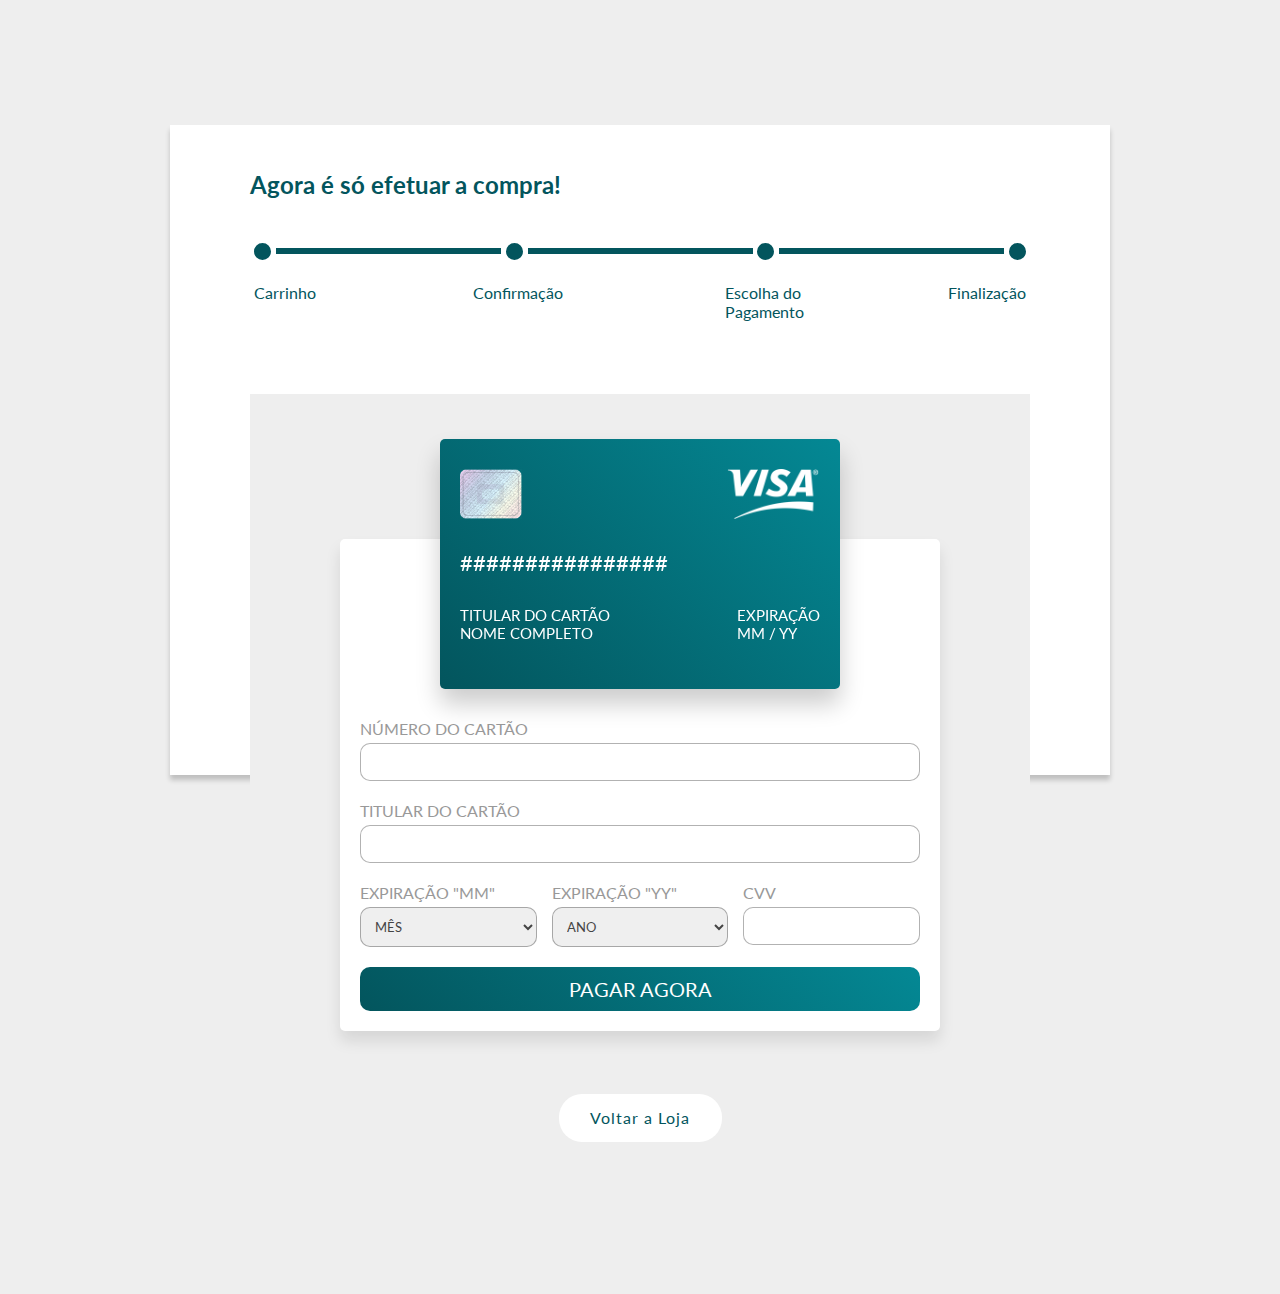
<file: Affordable Toys/Produtos/Cartão de Credito/index.html>
<!DOCTYPE html>
<html lang="pt-br">
<head>
    <meta charset="UTF-8">
    <meta http-equiv="X-UA-Compatible" content="IE=edge">
    <meta name="viewport" content="width=device-width, initial-scale=1.0">
    
    <title>Cartão de Crédito</title>
    <link rel="stylesheet" href="css/style.css">
    <link rel="stylesheet" href="css/teste.css">

</head>
<body>

    <div class="checkout-panel">
        <div class="panel-body">
          <h2 class="title">Agora é só efetuar a compra!</h2>
       
          <div class="progress-bar">
            <div class="step active"></div>
            <div class="step active"></div>
            <div class="step"></div>
            <div class="step"></div>
          </div>
       
<div class="container">
    <div class="card-container">
        
        <div class="front">
            <div class="image">
                <img src="image/chip.png" alt="">
                <img src="image/visa.png" alt="">
            </div>
            <div class="card-number-box">################</div>
            <div class="flexbox">
                <div class="box">
                    <span>TITULAR DO CARTÃO</span>
                    <div class="card-holder-name">NOME COMPLETO</div>
                </div>
                <div class="box">
                    <span>EXPIRAÇÃO</span>
                    <div class="expiration">
                        <span class="exp-month">MM /</span>
                        <span class="exp-year">YY</span>
                    </div>
                </div>
            </div>
        </div>

        <div class="back">
            <div class="stripe"></div>
            <div class="box">
                <span>cvv</span>
                <div class="cvv-box"></div>
                <img src="image/visa.png" alt="">
            </div>
        </div>

    </div>

    <form action="">
        <div class="inputBox">
            <span>NÚMERO DO CARTÃO</span>
            <input type="text" maxlength="16" class="card-number-input">
        </div>
        <div class="inputBox">
            <span>TITULAR DO CARTÃO</span>
            <input type="text" class="card-holder-input">
        </div>
        <div class="flexbox">
            <div class="inputBox">
                <span>EXPIRAÇÃO "MM"</span>
                <select name="" id="" class="month-input">
                    <option value="month" selected disabled>MÊS</option>
                    <option value="01">01</option>
                    <option value="02">02</option>
                    <option value="03">03</option>
                    <option value="04">04</option>
                    <option value="05">05</option>
                    <option value="06">06</option>
                    <option value="07">07</option>
                    <option value="08">08</option>
                    <option value="09">09</option>
                    <option value="10">10</option>
                    <option value="11">11</option>
                    <option value="12">12</option>
                </select>
            </div>
            <div class="inputBox">
                <span>EXPIRAÇÃO "YY"</span>
                <select name="" id="" class="year-input">
                    <option value="year" selected disabled>ANO</option>
                    <option value="2021">2021</option>
                    <option value="2022">2022</option>
                    <option value="2023">2023</option>
                    <option value="2024">2024</option>
                    <option value="2025">2025</option>
                    <option value="2026">2026</option>
                    <option value="2027">2027</option>
                    <option value="2028">2028</option>
                    <option value="2029">2029</option>
                    <option value="2030">2030</option>
                </select>
            </div>
            <div class="inputBox">
                <span>CVV</span>
                <input type="text" maxlength="3" class="cvv-input">
            </div>
        </div>
        <input type="submit" value="PAGAR AGORA" class="submit-btn">
    </form>

    <div class="panel-footer">
        <a href="../shoppingCartWithJs-main/index.html"><button  class="btn back-btn">Voltar a Loja</button></a>
      </div>
</div>    



<script src="App.js"> </script>



</body>
</html>
</file>
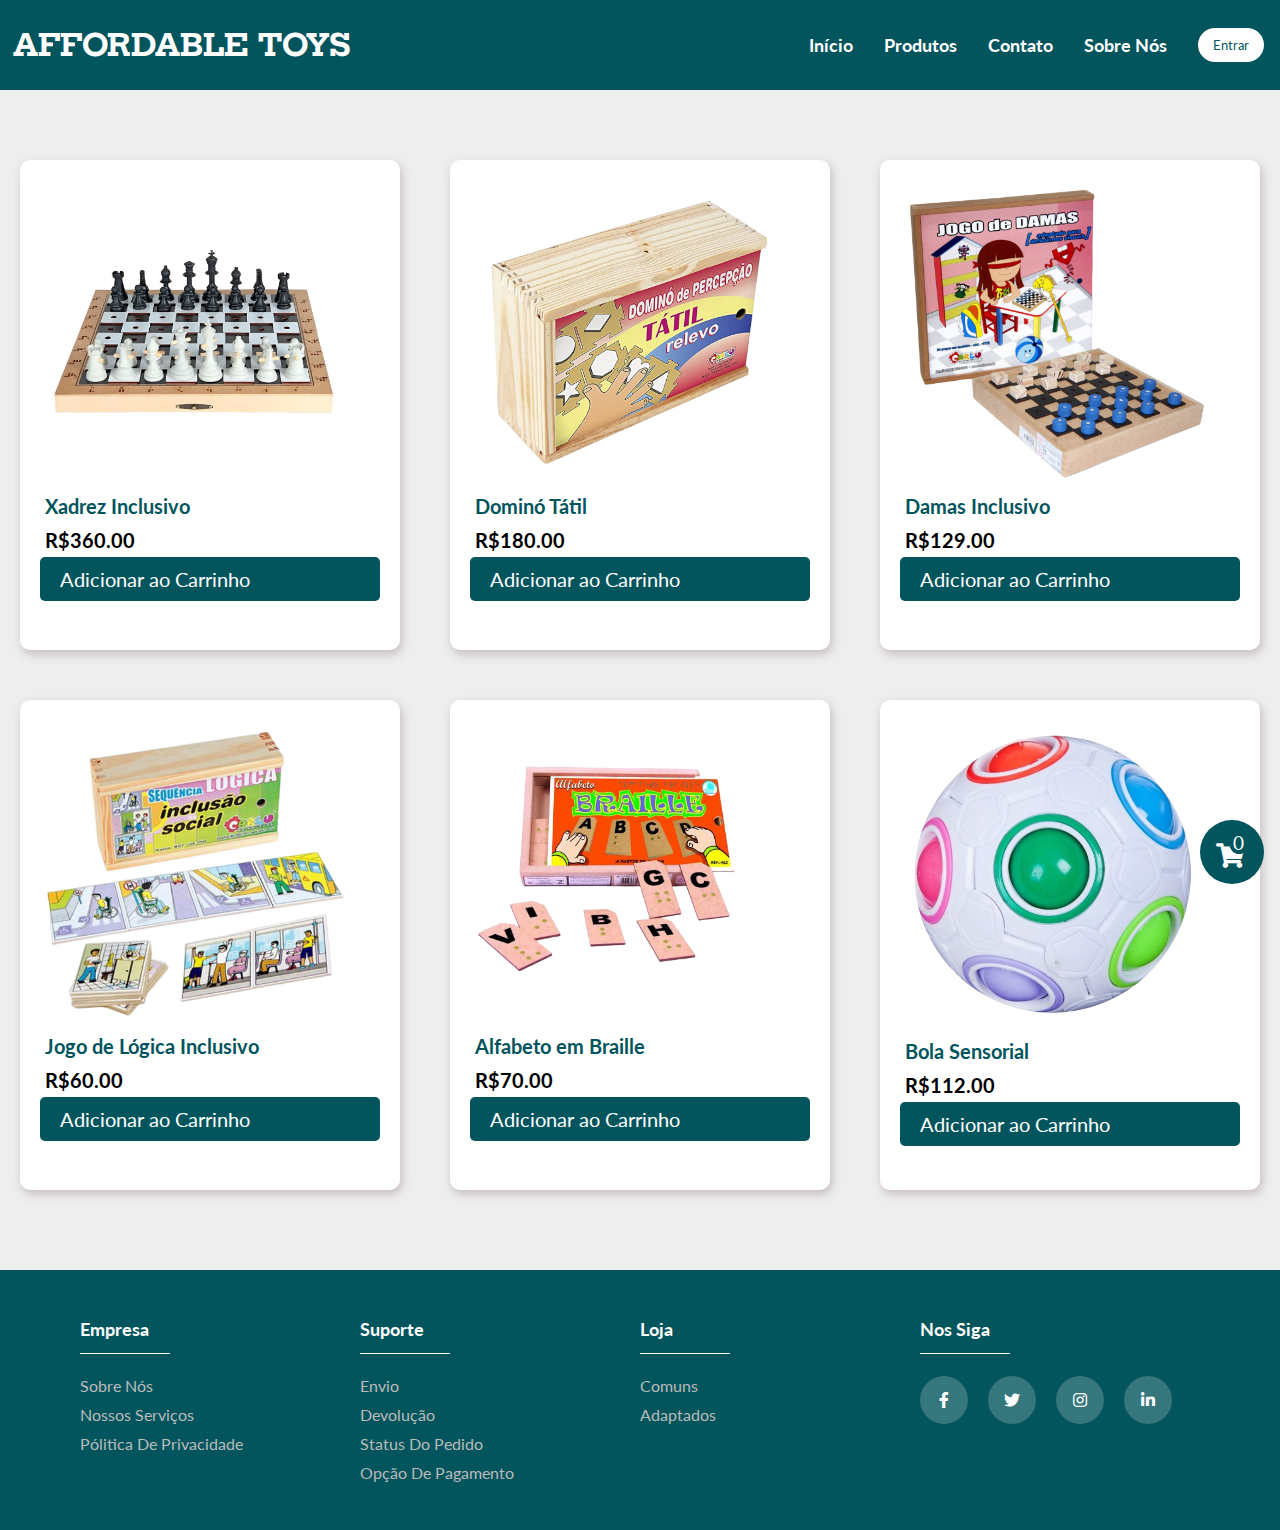
<file: Affordable Toys/Produtos/shoppingCartWithJs-main/index.html>
<!DOCTYPE html>
<html lang="pt-br">
  <head>
    <meta charset="UTF-8" />
    <meta http-equiv="X-UA-Compatible" content="IE=edge" />
    <meta name="viewport" content="width=device-width, initial-scale=1.0" />
    <title>Produtos</title>
    <link href="https://fonts.googleapis.com/icon?family=Material+Icons" rel="stylesheet"/>
    <link rel="stylesheet" href="https://stackpath.bootstrapcdn.com/font-awesome/4.7.0/css/font-awesome.min.css"/>
    <link rel="stylesheet" href="https://cdnjs.cloudflare.com/ajax/libs/font-awesome/5.15.1/css/all.min.css"/>
    <link rel="icon" type="image/png" sizes="32x32" href="img/icone.png">
    <link rel="stylesheet" href="style.css" />
    <link rel="stylesheet" href="navbar.css" />
    <link rel="stylesheet" href="footer.css" />

  </head>
  <body>
   <header>
    <nav>
      <a class="logo" href="../../Home/index.html">Affordable Toys</a>
      <div class="mobile-menu">
         <div class="line1"></div>
         <div class="line2"></div>
         <div class="line3"></div>
      </div>
      <ul class="nav-list">
          <li class="nav-itemzinho"><a href="../../Home/index.html" class="paginas">Início</a></li>
          <li class="nav-itemzinho"><a href="#" class="paginas">Produtos</a>
                 <div class="descendoodrop">
                     <ul>
                       <li ><a href="#" >Adaptados</a></li>
                       <li ><a href="comuns.html" >Comuns</a></li>
                     </ul>
                   </div>   
         </li>
          <li class="nav-itemzinho"><a href="../../Contato/index.html" class="paginas">Contato</a></li>
          <li class="nav-itemzinho"><a href="../../Sobre Nós/sobre.html" class="paginas">Sobre Nós</a></li>
          <li class="nav-itemzinho"><a href="../../cadastro-login/HTML/Login.Html" class="paginas login">Entrar</a></li>
      </ul>
   </nav>
          <div class="cart__counter">
            <i class="fa fa-shopping-cart"></i><span id="total__counter">0</span>
          </div>
        </nav>
        <div class="cart">
            <div class="cart__items">
                <div class="check_out"><h4>Valor Total : R$</h4><h4 class="total__cost">0</h4><a href="../Pagamento/Pay.html"><button class="btn check_out_btn">Confira</button></a> </div>
            </div>
        </div>
        
      </header>

      <script src="mobile-nav.js"></script> <!--NavBar JavaScript-->


      <div class="products">
        <div class="product__element">
          <input type="hidden" name="Xadrez Inclusivo" id="product__id" value="1" />
          <img src="./img/Xadrez.png" alt="" srcset="" id="image" />
          <h4 class="product__name">Xadrez Inclusivo</h4>
          <h5 class="product__price">R$360.00</h5>
          <div class="btn__add__to__cart">Adicionar ao Carrinho</div>
        </div>
        <div class="product__element">
          <input type="hidden" name="" id="product__id" value="2" />
          <img src="./img/Dominó.png" alt="" srcset="" id="image" />
          <h4 class="product__name">Dominó Tátil</h4>
          <h5 class="product__price">R$180.00</h5>
          <div class="btn__add__to__cart">Adicionar ao Carrinho</div>
        </div>
        <div class="product__element">
          <input type="hidden" name="" id="product__id" value="3" />
          <img src="./img/Damas.png" alt="" srcset="" id="image" />
          <h4 class="product__name">Damas Inclusivo</h4>
          <h5 class="product__price">R$129.00</h5>
          <div class="btn__add__to__cart">Adicionar ao Carrinho</div>
        </div>
        <div class="product__element">
          <input type="hidden" name="" id="product__id" value="4" />
          <img src="./img/jogo de logica.png" alt="" srcset="" id="image" />
          <h4 class="product__name">Jogo de Lógica Inclusivo</h4>
          <h5 class="product__price">R$60.00</h5>
          <div class="btn__add__to__cart">Adicionar ao Carrinho</div>
        </div>
          <div class="product__element">
            <input type="hidden" name="" id="product__id" value="5" />
            <img src="./img/Alfabeto.png" alt="" srcset="" id="image" />
            <h4 class="product__name">Alfabeto em Braille</h4>
            <h5 class="product__price">R$70.00</h5>
            <div class="btn__add__to__cart">Adicionar ao Carrinho</div>
        </div>
        <div class="product__element">
          <input type="hidden" name="" id="product__id" value="6" />
          <img src="./img/bola sensorial.png" alt="" srcset="" id="image" />
          <h4 class="product__name">Bola Sensorial</h4>
          <h5 class="product__price">R$112.00</h5>
          <div class="btn__add__to__cart">Adicionar ao Carrinho</div>
      </div>
    </div>

    <footer class="footer">
      <div class="container" id="footerzinho">
        <div class="row">
          <div class="col" id="footer-col">
            <h4>Empresa</h4>
            <ul>
              <li><a href="../../Sobre Nós/sobre.html">Sobre Nós</a></li>
              <li><a href="#">Nossos Serviços</a></li>
              <li><a href="#">Pólitica de Privacidade</a></li>
            </ul>
          </div>
          <div class="col" id="footer-col">
            <h4>Suporte</h4>
            <ul>
              <li><a href="../../Contato/index.html">Envio</a></li>
              <li><a href="../../Contato/index.html">Devolução</a></li>
              <li><a href="../../Contato/index.html">Status do Pedido</a></li>
              <li><a href="../../Contato/index.html">Opção de Pagamento</a></li>
            </ul>
          </div>
          <div class="col" id="footer-col">
            <h4>Loja</h4>
            <ul>
              <li><a href="comuns.html">Comuns</li>
              <li><a href="#">Adaptados</a></li>
            </ul>
          </div>
          <div class="col" id="footer-col">
            <h4>Nos Siga</h4>
            <div class="social-links">
              <a href="https://web.facebook.com/?_rdc=1&_rdr"><i class="fab fa-facebook-f"></i></a>
              <a href="https://twitter.com/"><i class="fab fa-twitter"></i></a>
              <a href="https://www.instagram.com/affordabletoysofficial/"><i class="fab fa-instagram"></i></a>
              <a href="https://br.linkedin.com/"><i class="fab fa-linkedin-in"></i></a>
            </div>
          </div>
        </div>
      </div>
   </footer>
  
    <script src="main.js"></script>

    <div vw class="enabled">
      <div vw-access-button class="active"></div>
      <div vw-plugin-wrapper>
        <div class="vw-plugin-top-wrapper"></div>
      </div>
    </div>
    <script src="https://vlibras.gov.br/app/vlibras-plugin.js"></script>
    <script>
      new window.VLibras.Widget("https://vlibras.gov.br/app");
    </script>
  </body>
</html>
</file>
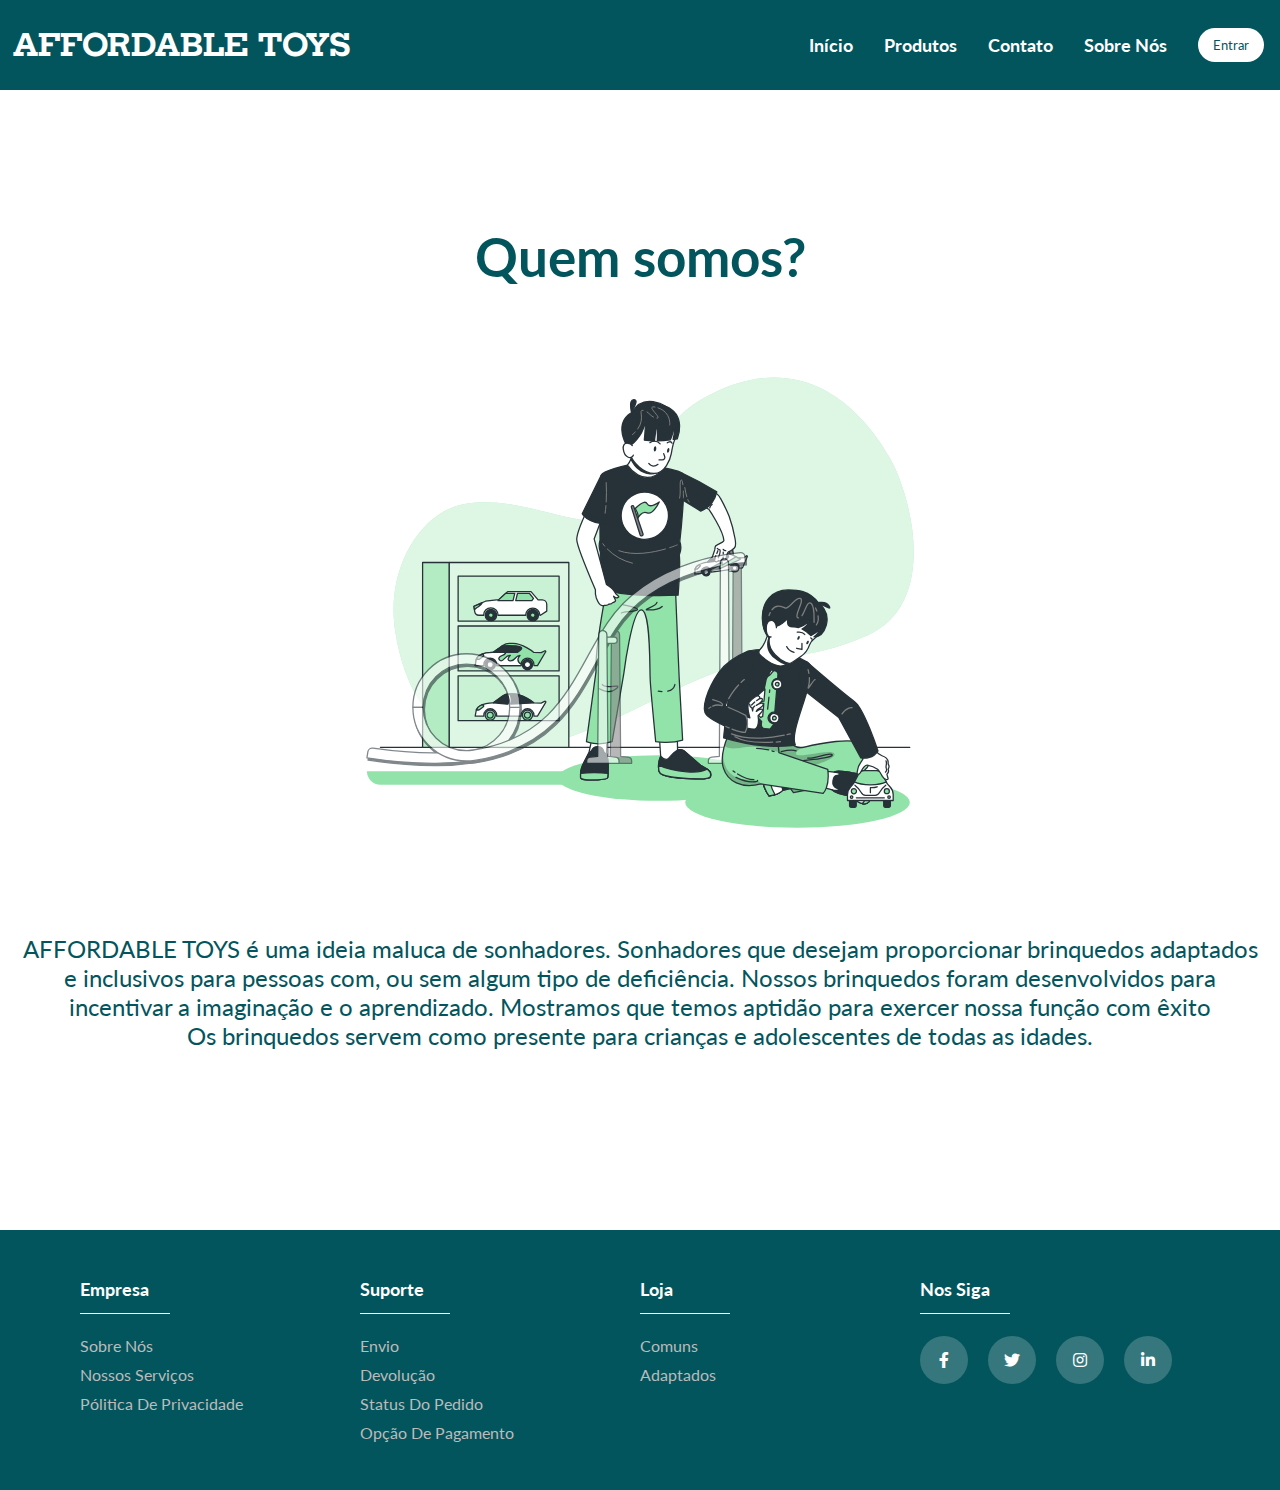
<file: Affordable Toys/Sobre Nós/sobre.html>
<!DOCTYPE html>
<html lang="en">
<head>
    <meta charset="UTF-8">
    <meta http-equiv="X-UA-Compatible" content="IE=edge">
    <meta name="viewport" content="width=device-width, initial-scale=1.0">
    <link rel="stylesheet" href="css.css">
    <link rel="stylesheet" href="style.css">
    <link rel="stylesheet" type="text/css" href="https://cdnjs.cloudflare.com/ajax/libs/font-awesome/5.15.1/css/all.min.css">
    <link rel="icon" type="image/png" sizes="32x32" href="icone.png">
    <title>Sobre Nós</title>
</head>
<header>
  <nav>
    <a class="logo" href="../Home/index.html">Affordable Toys</a>
    <div class="mobile-menu">
       <div class="line1"></div>
       <div class="line2"></div>
       <div class="line3"></div>
    </div>
    <ul class="nav-list">
        <li class="nav-itemzinho"><a href="../Home/index.html" class="paginas">Início</a></li>
        <li class="nav-itemzinho"><a href="../Produtos/shoppingCartWithJs-main/index.html" class="paginas">Produtos</a>
               <div class="descendoodrop">
                   <ul>
                     <li ><a href="../Produtos/shoppingCartWithJs-main/index.html" >Adaptados</a></li>
                     <li ><a href="../Produtos/shoppingCartWithJs-main/comuns.html" >Comuns</a></li>
                   </ul>
                 </div>   
       </li>
        <li class="nav-itemzinho"><a href="../Contato/index.html" class="paginas">Contato</a></li>
        <li class="nav-itemzinho"><a href="../Sobre Nós/sobre.html" class="paginas">Sobre Nós</a></li>
        <li class="nav-itemzinho"><a href="../cadastro-login/HTML/Login.Html" class="paginas login">Entrar</a></li>
    </ul>
 </nav>
</header>
<script src="mobile-nav.js"></script>

<section>
    <div class="fon"><h1>Quem somos?</h1>
        <div class="imagem">
            <img src="kids-playing-with-car-toys-animate.svg" class="img-fluid rounded float-right" style="height: 50%; width: 50%;" alt="Imagem responsiva">
        </div>
<div class="sub">
    <ul>
        <li> AFFORDABLE TOYS é uma ideia maluca de sonhadores. Sonhadores que desejam proporcionar brinquedos adaptados</li>
        <li> e inclusivos para pessoas com, ou sem algum tipo de deficiência. Nossos brinquedos foram desenvolvidos para </li>
        <li> incentivar a imaginação e o aprendizado. Mostramos que temos aptidão para exercer nossa função com êxito </li>
        <li>Os brinquedos servem como presente para crianças e adolescentes de todas as idades. </li>
    </ul>
  

</div>
</section>

<footer class="footer">
  <div class="container" id="footerzinho">
    <div class="row">
      <div class="col" id="footer-col">
        <h4>Empresa</h4>
        <ul>
          <li><a href="#">Sobre Nós</a></li>
          <li><a href="#">Nossos Serviços</a></li>
          <li><a href="#">Pólitica de Privacidade</a></li>
        </ul>
      </div>
      <div class="col" id="footer-col">
        <h4>Suporte</h4>
        <ul>
          <li><a href="../Contato/index.html">Envio</a></li>
          <li><a href="../Contato/index.html">Devolução</a></li>
          <li><a href="../Contato/index.html">Status do Pedido</a></li>
          <li><a href="../Contato/index.html">Opção de Pagamento</a></li>
        </ul>
      </div>
      <div class="col" id="footer-col">
        <h4>Loja</h4>
        <ul>
          <li><a href="../Produtos/shoppingCartWithJs-main/comuns.html">Comuns</li>
          <li><a href="../Produtos/shoppingCartWithJs-main/index.html">Adaptados</a></li>
        </ul>
      </div>
      <div class="col" id="footer-col">
        <h4>Nos Siga</h4>
        <div class="social-links">
          <a href="https://web.facebook.com/?_rdc=1&_rdr"><i class="fab fa-facebook-f"></i></a>
          <a href="https://twitter.com/"><i class="fab fa-twitter"></i></a>
          <a href="https://www.instagram.com/affordabletoysofficial/"><i class="fab fa-instagram"></i></a>
          <a href="https://br.linkedin.com/"><i class="fab fa-linkedin-in"></i></a>
        </div>
      </div>
    </div>
  </div>
</footer>



   <script src="https://code.jquery.com/jquery-3.3.1.slim.min.js" integrity="sha384-q8i/X+965DzO0rT7abK41JStQIAqVgRVzpbzo5smXKp4YfRvH+8abtTE1Pi6jizo" crossorigin="anonymous"></script>
<script src="https://cdnjs.cloudflare.com/ajax/libs/popper.js/1.14.3/umd/popper.min.js" integrity="sha384-ZMP7rVo3mIykV+2+9J3UJ46jBk0WLaUAdn689aCwoqbBJiSnjAK/l8WvCWPIPm49" crossorigin="anonymous"></script>
<!--V Libras-->
<div vw class="enabled">
  <div vw-access-button class="active"></div>
  <div vw-plugin-wrapper>
    <div class="vw-plugin-top-wrapper"></div>
  </div>
</div>
<script src="https://vlibras.gov.br/app/vlibras-plugin.js"></script>
<script>
  new window.VLibras.Widget("https://vlibras.gov.br/app");
</script>
<!--Fim V libras-->
</body>
</html>
</file>
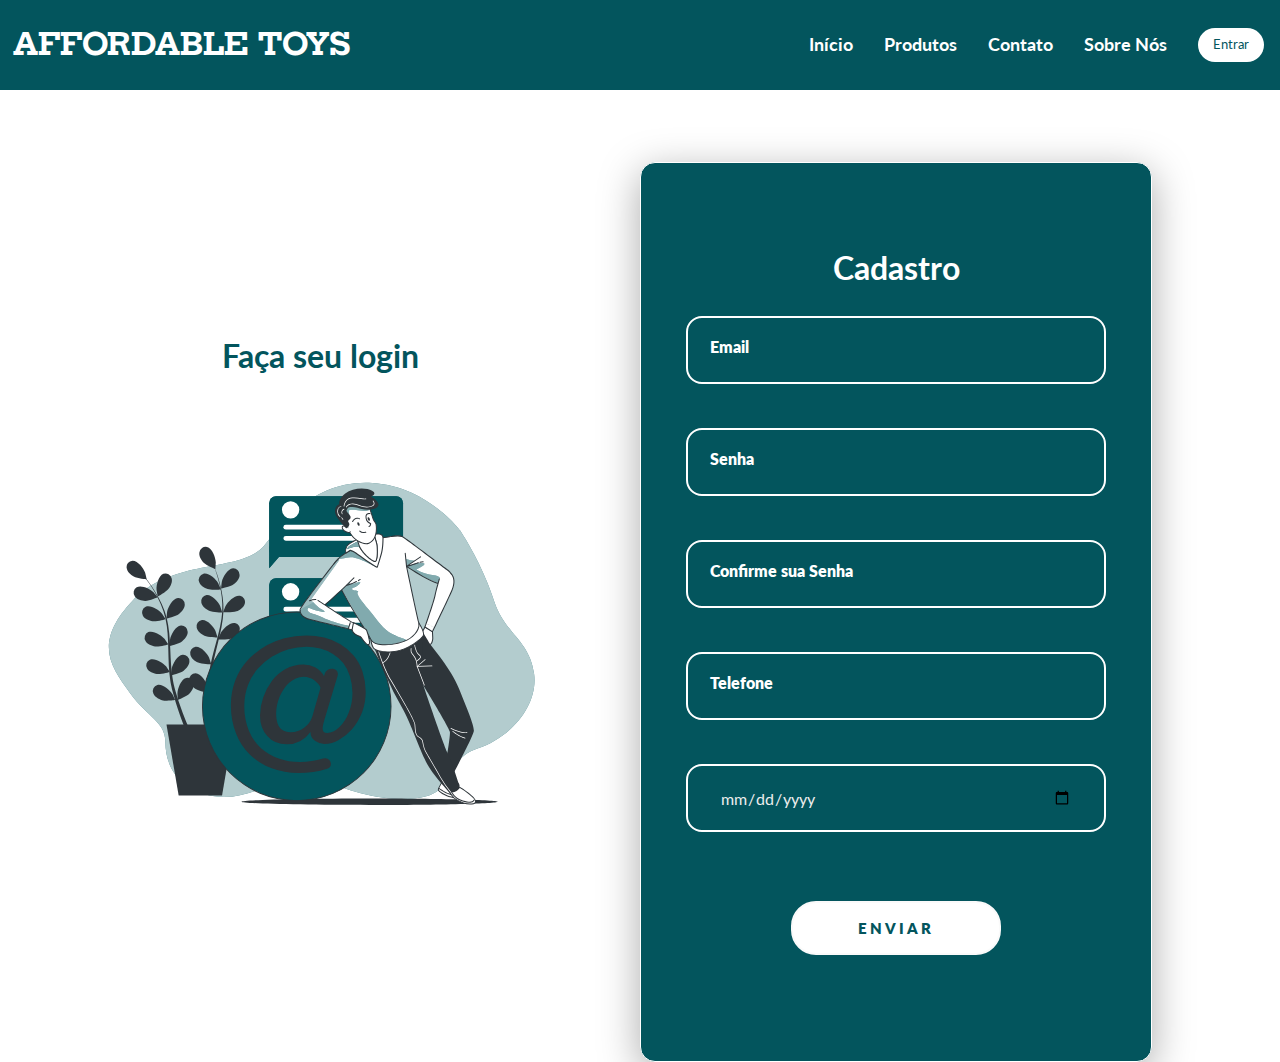
<file: Affordable Toys/cadastro-login/HTML/Cadastro1.html>
<!DOCTYPE html>
<html lang="PT-BR">
<head>
    <meta charset="UTF-8">
    <meta http-equiv="X-UA-Compatible" content="IE=edge">
    <meta name="viewport" content="width=device-width, initial-scale=1.0">
    <link rel="stylesheet" href="../CSS/style1.css">
    <link rel="stylesheet" href="../teste/style.css">
    <link rel="stylesheet" href="https://stackpath.bootstrapcdn.com/font-awesome/4.7.0/css/font-awesome.min.css"> 
    <link rel="icon" type="image/png" sizes="32x32" href="icone.png">
    <title>Cadastro</title>
    
</head>
<body>
    <!--Menu-->
    <nav>
        <a class="logo" href="../../Home/index.html">Affordable Toys</a>
        <div class="mobile-menu">
           <div class="line1"></div>
           <div class="line2"></div>
           <div class="line3"></div>
        </div>
        <ul class="nav-list">
            <li class="nav-itemzinho"><a href="../../Home/index.html" class="paginas">Início</a></li>
            <li class="nav-itemzinho"><a href="../../Produtos/shoppingCartWithJs-main/index.html" class="paginas">Produtos</a>
                   <div class="descendoodrop">
                       <ul>
                         <li ><a href="../../Produtos/shoppingCartWithJs-main/index.html" >Adaptados</a></li>
                         <li ><a href="../../Produtos/shoppingCartWithJs-main/comuns.html" >Comuns</a></li>
                       </ul>
                     </div>   
           </li>
           <li class="nav-itemzinho"><a href="../../Contato/index.html" class="paginas">Contato</a></li>
            <li class="nav-itemzinho"><a href="../../Sobre Nós/sobre.html" class="paginas">Sobre Nós</a></li>
            <li class="nav-itemzinho"><a href="Login.Html" class="paginas login">Entrar</a></li>
        </ul>
     </nav>
   
<br><br><br>

 <!--Cadastro-->

  <!--Parte esquerda do site(imagem)-->
<div class="main-login">
    <div class="left-login">
        <h1> Faça seu login </h1>
        <img src="cadastro.svg" alt="login">
    </div>

     <!--Parte direita do site (card)-->
    <div class="right-login">
        <div class="card-login">
            <h1>Cadastro</h1>
            <br>
             <!--Texto do card-->
            <div class="textfield">

                 <!--Parte de digito-->
                <input type="email"  class="form__input"  autocomplete="off"name="email" placeholder="" id='Email' required>
                <label for="Email" class="form__label" id='labelEmail'> 
                    Email
            </div>
            <br> <br>
                <div class="textfield">
                   
                    <input type='password' class="form__input"  autocomplete="off"name="Senha" id='Senha'placeholder="" required>
                    <label for="senha" class="form__label" id='labelSenha'> 
                        Senha</label>
                        
                </div>
                <br> <br>

                <div class="textfield">
                   
                    <input type="password"  class="form__input"  autocomplete="off"name="confirmSenha" placeholder="" id='confirmSenha'  required>
                    <label for="confirmSenha" class="form__label" id='labelconfirmSenha'>
                    
                        Confirme sua Senha</label>
                       
                </div>
                <br> <br>
                <div class="textfield">
                   
                    <input type="tel" class="form__input"  autocomplete="off"name="nome" placeholder="" id='Tel' required>
                    <label for="Tel" class="form__label" id='labelTel'>
                        Telefone</label>

                </div>
                <br> <br>
                <div class="textfield">
                   
                    <input type="date" class="form__input" name="Date" placeholder="Nascimento" id='Date' required>
                    <label for="Date" id='labelDate'></label>
                </div>
<br> <br>
                <!--corfirmado ou erro-->
                <div id="myDialog" style="color: rgb(30, 255, 0);"></div>
                <div id="myDialog2" style="color: rgb(255, 0, 0);"></div>
                
               
                

                <button class="btn-login" onclick="showDialog(senha)">Enviar</button>
            </div>
               
        </div>
    </div>
</div>
<script src="../JAVASCRIPT/script.js"></script>
<script src="../JAVASCRIPT/mobile-nav.js"></script>
<script>
    function showDialog(senha) { 
 if (senha.value == 3333 )
 {
   document.querySelector('#myDialog').innerHTML = "Correto";
 }
 else{
    document.querySelector('#myDialog2').innerHTML = "Erro";
} 
}

</script>

<!--V Libras-->
<div vw class="enabled">
    <div vw-access-button class="active"></div>
    <div vw-plugin-wrapper>
      <div class="vw-plugin-top-wrapper"></div>
    </div>
  </div>
  <script src="https://vlibras.gov.br/app/vlibras-plugin.js"></script>
  <script>
    new window.VLibras.Widget("https://vlibras.gov.br/app");
  </script>
  <!--Fim V libras-->
  
</body>
</html>
</file>
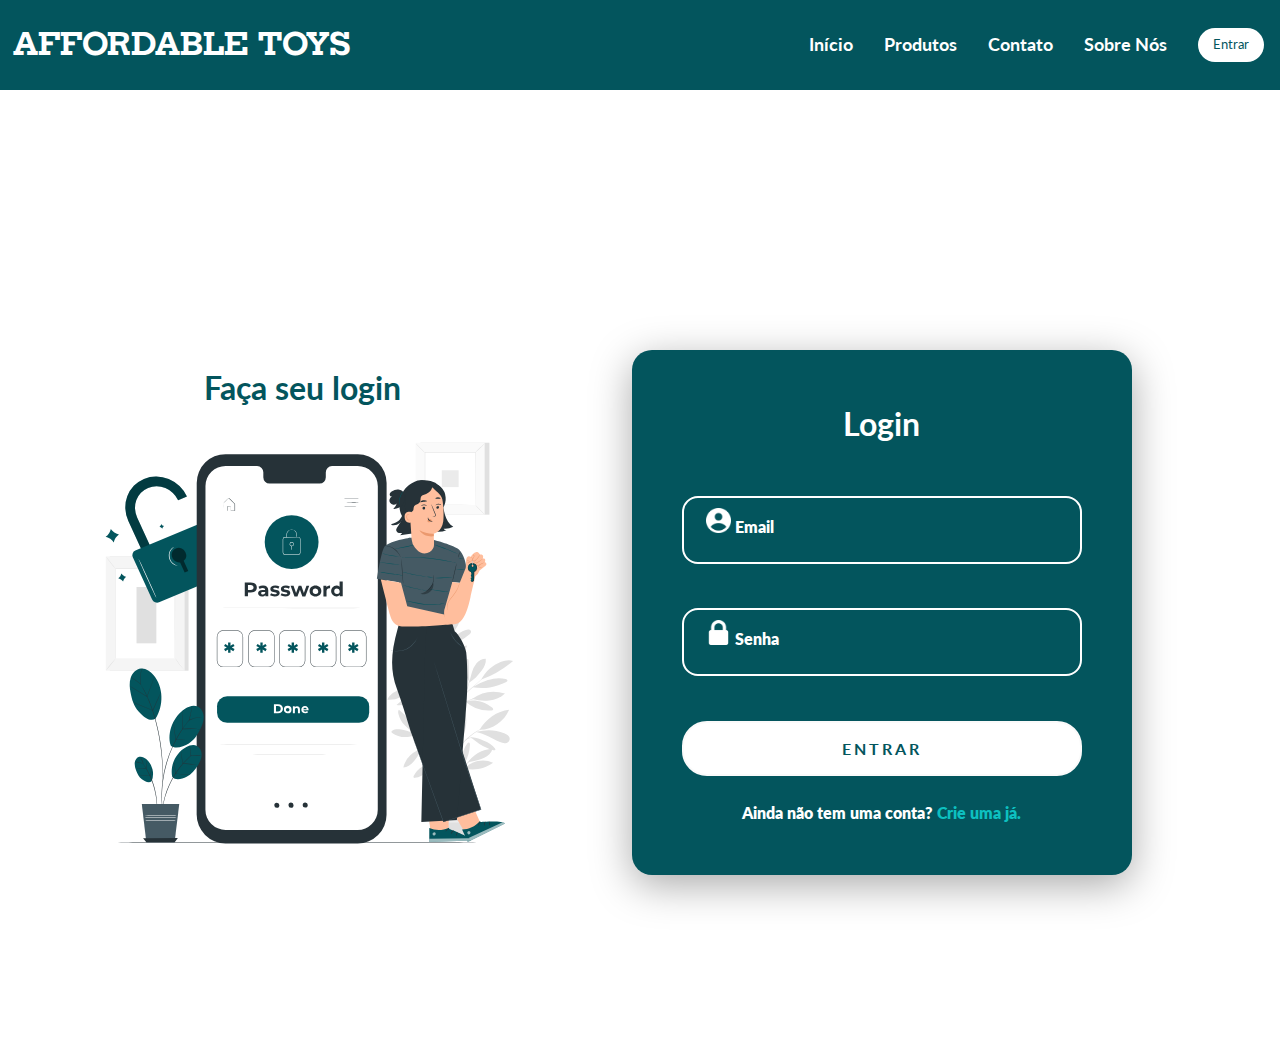
<file: Affordable Toys/cadastro-login/HTML/Login.Html>
<!DOCTYPE html>
<html lang="PT-BR">
<head>
    <meta charset="UTF-8">
    <meta http-equiv="X-UA-Compatible" content="IE=edge">
    <meta name="viewport" content="width=device-width, initial-scale=1.0">
    <link rel="stylesheet" href="../CSS/css.css">
    <link rel="stylesheet" href="../teste/style.css">
    <link rel="stylesheet" href="https://stackpath.bootstrapcdn.com/font-awesome/4.7.0/css/font-awesome.min.css">
    <link rel="icon" type="image/png" sizes="32x32" href="icone.png">  
    <title>Login</title>
    
</head>
<body>

    <!-- Menu botões -->

    <nav>
        <a class="logo" href="../../Home/index.html">Affordable Toys</a>
        <div class="mobile-menu">
           <div class="line1"></div>
           <div class="line2"></div>
           <div class="line3"></div>
        </div>
        <ul class="nav-list">
          <li class="nav-itemzinho"><a href="../../Home/index.html" class="paginas">Início</a></li>
          <li class="nav-itemzinho"><a href="../../Produtos/shoppingCartWithJs-main/index.html" class="paginas">Produtos</a>
                 <div class="descendoodrop">
                     <ul>
                       <li ><a href="../../Produtos/shoppingCartWithJs-main/index.html" >Adaptados</a></li>
                       <li ><a href="../../Produtos/shoppingCartWithJs-main/comuns.html" >Comuns</a></li>
                     </ul>
                   </div>   
         </li>
          <li class="nav-itemzinho"><a href="../../Contato/index.html" class="paginas">Contato</a></li>
          <li class="nav-itemzinho"><a href="../../Sobre Nós/sobre.html" class="paginas">Sobre Nós</a></li>
          <li class="nav-itemzinho"><a href="#" class="paginas login">Entrar</a></li>
        </ul>
     </nav>
 

  
    
<br><br><br>

<!--login-->

<form>

     <!--Parte esquerda (imagem)-->

   <div class="main-login">
      <div class="left-login">
        <h1 class="logi"> Faça seu login </h1>
        <img src="login.svg " alt="login">
   </div>
         <br><br>


          <!--parte direita do card (login)-->

    <div class="right-login">
        <div class="card-login">
            <h1>Login</h1>
<br><br>

           <!--Texto Email-->

            <div class="textfield">
                <input type="email"  class="form__input" autocomplete="off" placeholder="" id='Email' name="nome" required>
                  <label for="email" class="form__label" id='labelEmail'> 
                     <img src="../IMG/perfil.png " height="25px" >  
                      Email
                  <label>
       
            </div>
                  <br><br>

                   <!--Texto Senha-->

            <div class="textfield">
                 <input type='password' id='Senha' class="form__input" autocomplete="off" placeholder="" name="Senha" required id='Senha'>
                  <label for="Senha"  class="form__label" id='labelSenha'>
                        <img src="../IMG/padlock.png" height="25px" >
                        Senha
                </label>
                   
                       
                </div>
                <br>

                 <!--Confirmado ou erro-->

                <div id="myDialog" style="color: rgb(30, 255, 0);"></div>
                <div id="myDialog2" style="color: rgb(255, 0, 0);"></div>

                <button class="btn-login" onclick="showDialog(senha)">Entrar</button>

               <div class="link">Ainda não tem uma conta? <a href="Cadastro1.html"> Crie uma já.</a></div>
        </div>
    </div>
</div>
</form>



<script src="../JAVASCRIPT/script.js"></script>
<script src="../JAVASCRIPT/mobile-nav.js"></script>
<script>
    function showDialog(senha) { 
 if (senha.value == 3333 )
 {
   document.querySelector('#myDialog').innerHTML = "Correto";
 }
 else{
    document.querySelector('#myDialog2').innerHTML = "Erro";
} 
}

</script>

<!--V Libras-->
<div vw class="enabled">
  <div vw-access-button class="active"></div>
  <div vw-plugin-wrapper>
    <div class="vw-plugin-top-wrapper"></div>
  </div>
</div>
<script src="https://vlibras.gov.br/app/vlibras-plugin.js"></script>
<script>
  new window.VLibras.Widget("https://vlibras.gov.br/app");
</script>
<!--Fim V libras-->
</body>
</html>
</file>
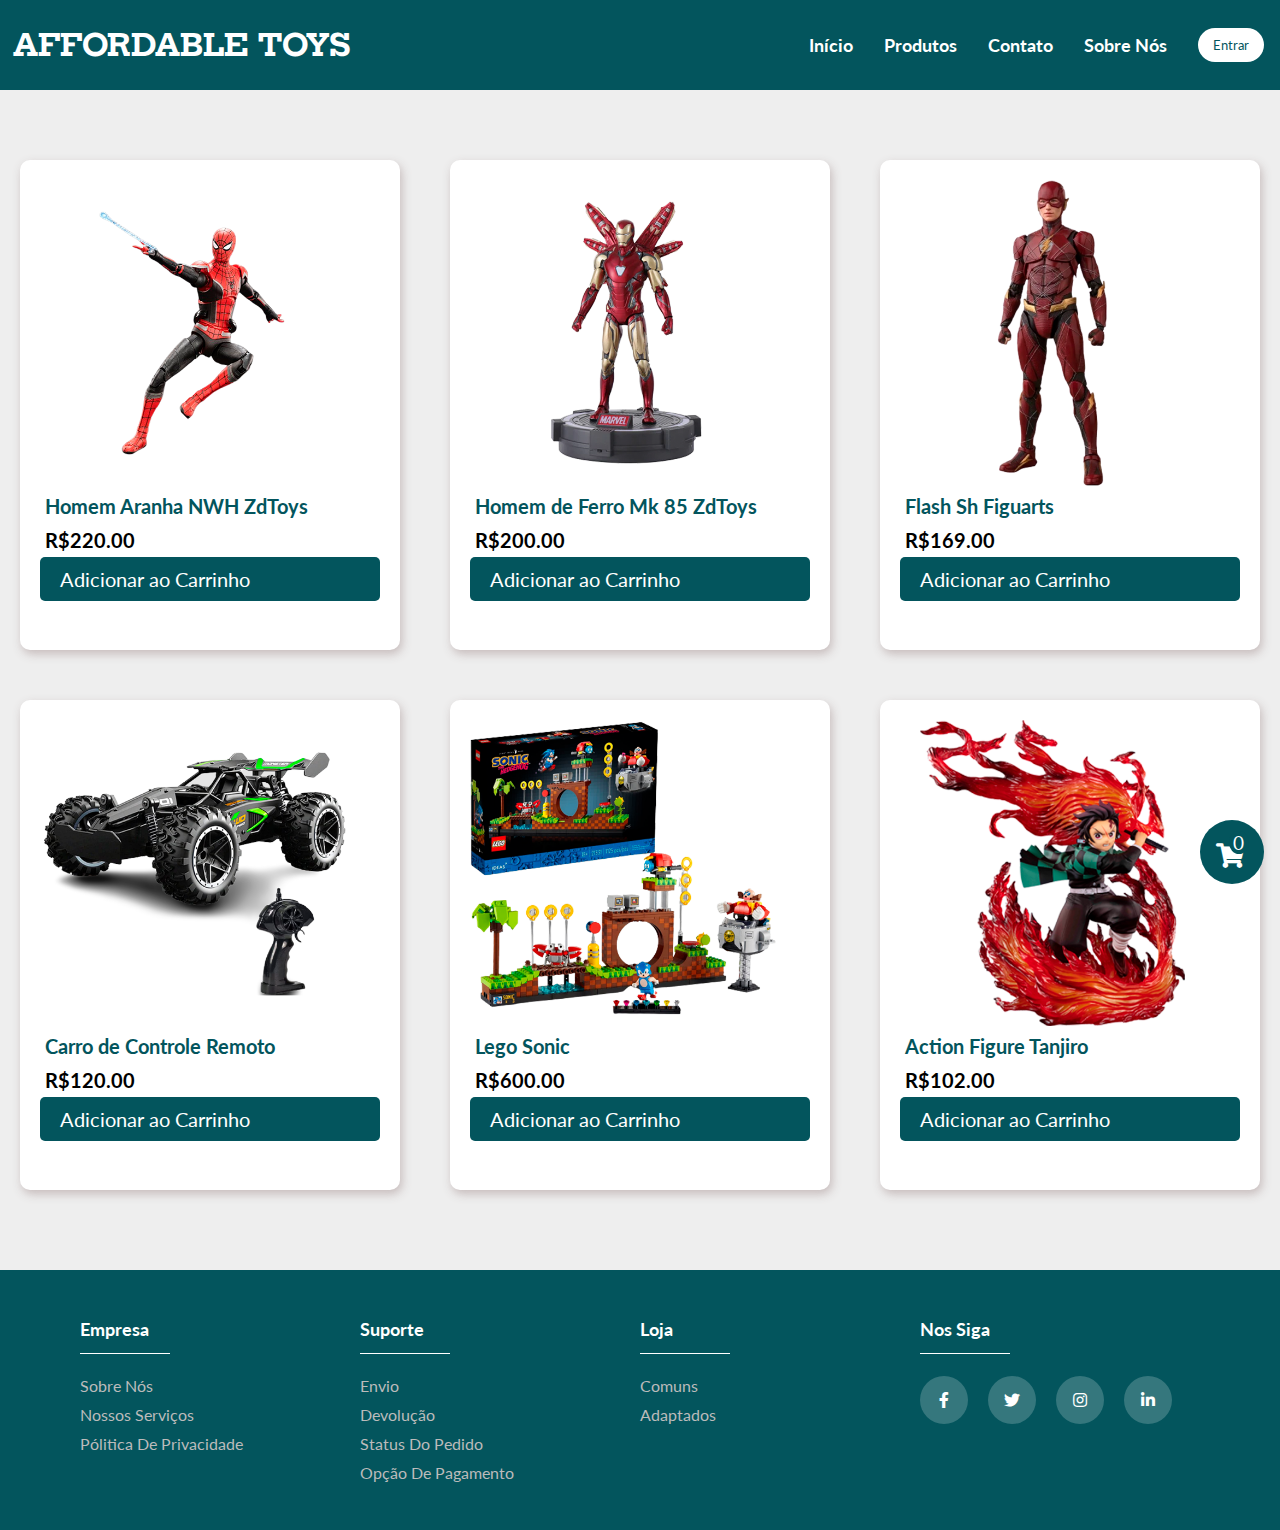
<file: Affordable Toys/Produtos/shoppingCartWithJs-main/comuns.html>
<!DOCTYPE html>
<html lang="pt-br">
  <head>
    <meta charset="UTF-8" />
    <meta http-equiv="X-UA-Compatible" content="IE=edge" />
    <meta name="viewport" content="width=device-width, initial-scale=1.0" />
    <title>Produtos</title>
    <link href="https://fonts.googleapis.com/icon?family=Material+Icons" rel="stylesheet"/>
    <link rel="stylesheet" href="https://stackpath.bootstrapcdn.com/font-awesome/4.7.0/css/font-awesome.min.css"/>
    <link rel="stylesheet" href="https://cdnjs.cloudflare.com/ajax/libs/font-awesome/5.15.1/css/all.min.css"/>
    <link rel="icon" type="image/png" sizes="32x32" href="img/icone.png">
    <link rel="stylesheet" href="style.css" />
    <link rel="stylesheet" href="navbar.css" />
    <link rel="stylesheet" href="footer.css" />

  </head>
  <body>
   <header>
    <nav>
      <a class="logo" href="../../Home/index.html">Affordable Toys</a>
      <div class="mobile-menu">
         <div class="line1"></div>
         <div class="line2"></div>
         <div class="line3"></div>
      </div>
      <ul class="nav-list">
          <li class="nav-itemzinho"><a href="../../Home/index.html" class="paginas">Início</a></li>
          <li class="nav-itemzinho"><a href="#" class="paginas">Produtos</a>
                 <div class="descendoodrop">
                     <ul>
                       <li ><a href="index.html" >Adaptados</a></li>
                       <li ><a href="#" >Comuns</a></li>
                     </ul>
                   </div>   
         </li>
          <li class="nav-itemzinho"><a href="../../Contato/index.html" class="paginas">Contato</a></li>
          <li class="nav-itemzinho"><a href="../../Sobre Nós/sobre.html" class="paginas">Sobre Nós</a></li>
          <li class="nav-itemzinho"><a href="../../cadastro-login/HTML/Login.Html" class="paginas login">Entrar</a></li>
      </ul>
   </nav>
          <div class="cart__counter">
            <i class="fa fa-shopping-cart"></i><span id="total__counter">0</span>
          </div>
        </nav>
        <div class="cart">
            <div class="cart__items">
                <div class="check_out"><h4>Valor Total : R$</h4><h4 class="total__cost">0</h4><a href="../Pagamento/Pay.html"><button class="btn check_out_btn">Confira</button></a> </div>
            </div>
        </div>
        
      </header>

      <script src="mobile-nav.js"></script> <!--NavBar JavaScript-->


      <div class="products">
        <div class="product__element">
          <input type="hidden" name="" id="product__id" value="1" />
          <img src="./img/comuns/HomemAranha.png" alt="" srcset="" id="image" />
          <h4 class="product__name">Homem Aranha NWH ZdToys</h4>
          <h5 class="product__price">R$220.00</h5>
          <div class="btn__add__to__cart">Adicionar ao Carrinho</div>
        </div>
        <div class="product__element">
          <input type="hidden" name="" id="product__id" value="2" />
          <img src="./img/comuns/HomemdeFerro.png" alt="" srcset="" id="image" />
          <h4 class="product__name">Homem de Ferro Mk 85 ZdToys</h4>
          <h5 class="product__price">R$200.00</h5>
          <div class="btn__add__to__cart">Adicionar ao Carrinho</div>
        </div>
        <div class="product__element">
          <input type="hidden" name="" id="product__id" value="3" />
          <img src="./img/comuns/Flash.png" alt="" srcset="" id="image" />
          <h4 class="product__name">Flash Sh Figuarts</h4>
          <h5 class="product__price">R$169.00</h5>
          <div class="btn__add__to__cart">Adicionar ao Carrinho</div>
        </div>
        <div class="product__element">
          <input type="hidden" name="" id="product__id" value="4" />
          <img src="./img/comuns/CarroRemoto.png" alt="" srcset="" id="image" />
          <h4 class="product__name">Carro de Controle Remoto</h4>
          <h5 class="product__price">R$120.00</h5>
          <div class="btn__add__to__cart">Adicionar ao Carrinho</div>
        </div>
          <div class="product__element">
            <input type="hidden" name="" id="product__id" value="5" />
            <img src="./img/comuns/LegoSonic.png" alt="" srcset="" id="image" />
            <h4 class="product__name">Lego Sonic</h4>
            <h5 class="product__price">R$600.00</h5>
            <div class="btn__add__to__cart">Adicionar ao Carrinho</div>
        </div>
        <div class="product__element">
          <input type="hidden" name="" id="product__id" value="6" />
          <img src="./img/comuns/Tanjiro.png" alt="" srcset="" id="image" />
          <h4 class="product__name">Action Figure Tanjiro</h4>
          <h5 class="product__price">R$102.00</h5>
          <div class="btn__add__to__cart">Adicionar ao Carrinho</div>
      </div>
    </div>

    <footer class="footer">
      <div class="container" id="footerzinho">
        <div class="row">
          <div class="col" id="footer-col">
            <h4>Empresa</h4>
            <ul>
              <li><a href="../../Sobre Nós/sobre.html">Sobre Nós</a></li>
              <li><a href="#">Nossos Serviços</a></li>
              <li><a href="#">Pólitica de Privacidade</a></li>
            </ul>
          </div>
          <div class="col" id="footer-col">
            <h4>Suporte</h4>
            <ul>
              <li><a href="../../Contato/index.html">Envio</a></li>
              <li><a href="../../Contato/index.html">Devolução</a></li>
              <li><a href="../../Contato/index.html">Status do Pedido</a></li>
              <li><a href="../../Contato/index.html">Opção de Pagamento</a></li>
            </ul>
          </div>
          <div class="col" id="footer-col">
            <h4>Loja</h4>
            <ul>
              <li><a href="#">Comuns</li>
              <li><a href="index.html">Adaptados</a></li>
            </ul>
          </div>
          <div class="col" id="footer-col">
            <h4>Nos Siga</h4>
            <div class="social-links">
              <a href="https://web.facebook.com/?_rdc=1&_rdr"><i class="fab fa-facebook-f"></i></a>
              <a href="https://twitter.com/"><i class="fab fa-twitter"></i></a>
              <a href="https://www.instagram.com/affordabletoysofficial/"><i class="fab fa-instagram"></i></a>
              <a href="https://br.linkedin.com/"><i class="fab fa-linkedin-in"></i></a>
            </div>
          </div>
        </div>
      </div>
   </footer>
  
    <script src="main.js"></script>

    <div vw class="enabled">
      <div vw-access-button class="active"></div>
      <div vw-plugin-wrapper>
        <div class="vw-plugin-top-wrapper"></div>
      </div>
    </div>
    <script src="https://vlibras.gov.br/app/vlibras-plugin.js"></script>
    <script>
      new window.VLibras.Widget("https://vlibras.gov.br/app");
    </script>
  </body>
</html>
</file>
<file: Affordable Toys/Produtos/Cartão de Credito/css/style.css>
@import url("https://fonts.googleapis.com/css?family=Hepta+Slab:400,700|Lato:400,700&display=swap");

*{
    font-family: "Lato", Helvetica, Arial;
    margin:0; padding:0;
    box-sizing: border-box;
    outline: none; border: none;
    text-decoration: none;
    
}

.container{
  margin-top: 100px;
    min-height: 100vh;
    background: #eee;
    display: flex;
    align-items: center;
    justify-content: center;
    flex-flow: column;
    padding-bottom: 60px;
}

.container form{
    background: #fff;
    border-radius: 5px;
    box-shadow: 0 10px 15px rgba(0,0,0,.1);
    padding: 20px;
    width: 600px;
    padding-top: 160px;
}

.container form .inputBox{
    margin-top: 20px;
}

.container form .inputBox span{
    display: block;
    color:#999;
    padding-bottom: 5px;
}

.container form .inputBox input,
.container form .inputBox select{
    width: 100%;
    padding: 10px;
    border-radius: 10px;
    border:1px solid rgba(0,0,0,.3);
    color:#444;
}

.container form .flexbox{
    display: flex;
    gap:15px;
}

.container form .flexbox .inputBox{
    flex:1 1 150px;
}

.container form .submit-btn{
    width: 100%;
    background:linear-gradient(45deg, #03555d, #048894);
    margin-top: 20px;
    padding: 10px;
    font-size: 20px;
    color:#fff;
    border-radius: 10px;
    cursor: pointer;
    transition: .2s linear;
}

.container form .submit-btn:hover{
    letter-spacing: 2px;
    opacity: .8;
}

.container .card-container{
    margin-bottom: -150px;
    position: relative;
    height: 250px;
    width: 400px;
}

.container .card-container .front{
    position: absolute;
    height: 100%;
    width: 100%;
    top: 0; left: 0;
    background:linear-gradient(45deg, #03555d, #048894);
    border-radius: 5px;
    backface-visibility: hidden;
    box-shadow: 0 15px 25px rgba(0,0,0,.2);
    padding:20px;
    transform:perspective(1000px) rotateY(0deg);
    transition:transform .4s ease-out;
}

.container .card-container .front .image{
    display: flex;
    align-items:center;
    justify-content: space-between;
    padding-top: 10px;
}

.container .card-container .front .image img{
    height: 50px;
}

.container .card-container .front .card-number-box{
    padding:30px 0;
    font-size: 22px;
    color:#fff;
}

.container .card-container .front .flexbox{
    display: flex;
}

.container .card-container .front .flexbox .box:nth-child(1){
    margin-right: auto;
}

.container .card-container .front .flexbox .box{
    font-size: 15px;
    color:#fff;
}

.container .card-container .back{
    position: absolute;
    top:0; left: 0;
    height: 100%;
    width: 100%;
    background:linear-gradient(45deg, #03555d, #048894);
    border-radius: 5px;
    padding: 20px 0;
    text-align: right;
    backface-visibility: hidden;
    box-shadow: 0 15px 25px rgba(0,0,0,.2);
    transform:perspective(1000px) rotateY(180deg);
    transition:transform .4s ease-out;
}

.container .card-container .back .stripe{
    background: #000;
    width: 100%;
    margin: 10px 0;
    height: 50px;
}

.container .card-container .back .box{
    padding: 0 20px;
}

.container .card-container .back .box span{
    color:#fff;
    font-size: 15px;
}

.container .card-container .back .box .cvv-box{
    height: 50px;
    padding: 10px;
    margin-top: 5px;
    color:#333;
    background: #fff;
    border-radius: 5px;
    width: 100%;
}

.container .card-container .back .box img{
    margin-top: 30px;
    height: 30px;
}

.panel-footer {
    margin-top: 7vh;
    display: flex;
    width: 100%;
    height: 96px;
    background-color: #eee;
    justify-content: center;
  }
  
  .btn {
    font-size: 16px;
    width: 163px;
    height: 48px;
    cursor: pointer;
    transition: all .2s ease-in-out;
    letter-spacing: 1px;
    border: none;
    border-radius: 23px;
  }
   
  .back-btn {
    color: #03555d;
    background: #fff;
  }
   
   
  .btn:focus {
    outline: none;
  }
   
  .btn:hover {
    transform: scale(1.1);
  }
  .blue-border {
    border: 1px solid #03555d;
  }
  .warning {
    border-color: #03555d;
  }
</file>
<file: Affordable Toys/Produtos/Cartão de Credito/css/teste.css>
@import url("https://fonts.googleapis.com/css?family=Hepta+Slab:400,700|Lato:400,700&display=swap");

* {
    box-sizing: border-box;
  }
   
  html,
  body {
    font-family: "Lato", Helvetica, Arial;
    font-size-adjust: u;
    display: flex;
    width: 100%;
    height: 100%;
    background: #eee;
    justify-content: center;
    align-items: center;
  }
  .checkout-panel {
    display: flex;
    flex-direction: column;
    width: 940px;
    height: 650px;
    background-color: rgb(255, 255, 255);
    box-shadow: 0 5px 5px 0 rgba(0, 0, 0, .2);
  }
  .panel-body {
    padding: 45px 80px 0;
    flex: 1;
  }
   
  .title {
    font-weight: 700;
    margin-top: 0;
    margin-bottom: 40px;
    color: #03555d;
  }
  .progress-bar {
    display: flex;
    margin-bottom: 50px;
    justify-content: space-between;
  }
   
  .step {
    box-sizing: border-box;
    position: relative;
    z-index: 1;
    display: block;
    width: 25px;
    height: 25px;
    margin-bottom: 30px;
    border: 4px solid #fff;
    border-radius: 50%;
    background-color: #03555d;
  }
   
  .step:after {
    position: absolute;
    z-index: -1;
    top: 5px;
    left: 22px;
    width: 225px;
    height: 6px;
    content: '';
    background-color: #03555d;
  }
   
  .step:before {
    color: #03555d;
    position: absolute;
    top: 40px;
  }
   
  .step:last-child:after {
    content: none;
  }
   
  .step.active {
    background-color: #03555d;
  }
  .step.active:after {
    background-color: #03555d;
  }
  .step.active:before {
    color: #03555d;
  }
  .step.active + .step {
    background-color: #03555d;
  }
  .step.active + .step:before {
    color: #03555d;
  }
   
  .step:nth-child(1):before {
    content: 'Carrinho';
  }
  .step:nth-child(2):before {
    right: -40px;
    content: 'Confirmação';
  }
  .step:nth-child(3):before {
    right: -30px;
    content: 'Escolha do Pagamento';
  }
  .step:nth-child(4):before {
    right: 0;
    content: 'Finalização';
  }
  .payment-method {
    display: flex;
    margin-bottom: 60px;
    justify-content: space-between;
  }
   
  .method {
    margin-top: 40px;
    display: flex;
    flex-direction: column;
    width: 382px;
    height: 290px;
    cursor: pointer;
    border: 1px solid transparent;
    border-radius: 3px;
    background-color: rgb(255, 255, 255);
    justify-content: center;
    align-items: center;
    box-shadow: 0px 5px 5px 5px rgba(0, 0, 0, .2);
  }
   
  .card-logos {
    margin-top: 15px;
    display: flex;
    width: 150px;
    justify-content: space-between;
    align-items: center;
  }

  .card-logos1 {
    display: flex;
    width: 120px;
    justify-content: space-between;
    align-items: center;
  }
   
  .radio-input {
    margin-top: 20px;
  }
   
  input[type='radio'] {
    display: inline-block;
  }
  .input-fields {
    display: flex;
    justify-content: space-between;
  }
   
  .input-fields label {
    display: block;
    margin-bottom: 10px;
    color: #b4b4b4;
  }
   
  .info {
    font-size: 12px;
    font-weight: 300;
    display: block;
    margin-top: 50px;
    opacity: .5;
    color: #03555d;
  }
   
  div[class*='column'] {
    width: 382px;
  }
</file>
<file: Affordable Toys/Produtos/shoppingCartWithJs-main/style.css>
@import url("https://fonts.googleapis.com/css?family=Hepta+Slab:400,700|Lato:400,700&display=swap");

* {
    margin: 0;
    padding: 0;
    box-sizing: border-box;
}

body {
    font-family: "Lato", Helvetica, Arial;
    background: #eee;
}

.container {
    margin: 0 auto;
    
}

.btn__small {
    padding: 5px 10px;
    border-radius: 10px;
    border: 0px;
    background: #03555d;
    color: #fff;
    margin: 10px;
    font-size: 18px;
    cursor: pointer;
}

.btn {
    padding: 10px 15px;
    border-radius: 10px;
    border: 0px;
    background: #03555d;
    color: #fff;
    margin-left: 20px;
    font-size: 18px;
    cursor: pointer;
}

.btn_remove {
    background: #ec4949;
}

.products h4 {
    color: #03555d;
}


.cart__counter {
    cursor: pointer;
    position: fixed;
    right: 1rem;
    bottom: 1rem;
    width: 4rem;
    height: 4rem;
    background-color: #03555d;
    border-radius: 50%;
    padding: 20px 16px;
    font-size: 25px !important;
    z-index: 2;
   
    
}

.cart__counter span {
    display: inline-block;
    width: 20px;
    text-align: center;
    top: -45px;
    right: -40%;
    background-color: #03555d;
    border-radius: 50%;
    color: #fff;
    position: relative;
    /* top: 30%;
    left: 30%; */
    font-size: 19px;
    
}

.fa-shopping-cart {
    color: #fff;
    font-size: 25px !important;
}

.cart__items {
    animation: show__cart 1s ease-in-out;
    position: absolute;
    /*
    for desktop sites
     right: 21%;
    top: 11%; */
    /* for laptops */
    right: 10%;
    top: 18%;
    padding: 20px;
    display: none;
    background: #FFF;
    border-radius: 10px;
    z-index: 2;
    width: 700px;
    box-shadow: 2px 2px 10px rgba(151, 146, 146, 0.924);
    border-bottom: 1px solid #f6b08c;

}

.cart__items:before {
    content: '';
    position: absolute;
    top: -5%;
    right: 3%;
    width: 30px;
    height: 50px;
    background: rgb(255, 255, 255);
    transform: rotate(45deg);
    box-shadow: 2px 0px 10px -2px rgb(255, 255, 255);
    /* color: #fff; */
}

.cart__items.active {

    display: flex;
    flex-direction: column;
    justify-content: space-between;
    align-items: center;
}

.cart_item {

    display: flex;
    flex-direction: row;
    align-items: center;
    justify-content: center;
    width: 700px;
    border-bottom: 1px dashed #03555d;
}

.cart_item >* {
    margin: 20px;
}

.cart_item img {
    width: 100px;
    height: 80px;
    border-radius: 5px;
}

.total__cost {
    /* padding: 20px; */
    position: relative;
    top: 80%;
    left: 3%;
}

.check_out {
    display: flex;
    flex-direction: row;
    align-items: center;
    justify-content: center;
    padding: 10px;

}

.products {
    display: grid;
    grid-template-columns: repeat(3, 1fr);
    margin-top: 50px;
    grid-gap: 10px;

}

.products .product__element {
    padding: 20px;
    width: 380px;
    height: 490px;
    background: #ffffff;
    box-shadow: 2px 4px 10px rgba(194, 182, 182, 0.9);
    border-radius: 10px;

}


.products .product__element img {
    position: center;
    /* top: 10%; */
    left: 8%;
    width: 90%;
    border-radius: 20px;
}

.products .product__element .product__name {
    font-size: 20px;
    font-weight: 700;
    margin: 5px;
    /* margin-left: 10px; */
}

.products .product__element .product__price {
    font-size: 20px;
    padding: 5px;
}


.btn__add__to__cart {
    position: relative;
    /* top: 10%; */
    bottom: 0;
    background: #03555d;
    color: #fff;
    width: 100%;
    /* margin: 0 auto; */
    padding: 10px 20px;
    border-radius: 5px;
    cursor: pointer;
    font-size: 20px;

}

.btn__add__to__cart:hover {
    background: #03555d;
}

@keyframes show__cart {

    0% {
        opacity: 0;
    }

    50% {
        opacity: 0.5;
    }

    100% {
        opacity: 1;
    }

}

@media only screen and (max-width : 480px) {
    .products {
        grid-template-columns: 1fr;

    }

    .product__element {
        margin: 20px auto;
    }

    .cart__items {
        width: 340px;
        right: 6%;
        top: 8%;
    }

    .cart_item {
        width: 340px;
        /* padding: 10px; */
    }

    .cart_item > * {
        margin: 5px;
        padding: 5px;
    }

    .check_out {
        font-size: 12px;
    }

 
}

@media only screen and (min-width : 481px) {
    .products {
        grid-template-columns: 1fr 1fr;

    }

    .product__element {
        margin: 20px auto;
    }
}

@media only screen and (min-width : 800px) {
    .products {
        grid-template-columns: repeat(3, 1fr);

    }

    .cart__items {
        right:3%;
        top: 8%;
    }

    .product__element {
        margin: 20px auto;
    }
}
</file>
<file: Affordable Toys/Produtos/shoppingCartWithJs-main/navbar.css>
@import url("https://fonts.googleapis.com/css?family=Hepta+Slab:400,700|Lato:400,700&display=swap");

*{
  margin:0;
  padding: 0;
  font-family: "Lato", Helvetica, Arial;
}

body{
    overflow-x: hidden;
    
}

nav{
    display: flex;
    align-items: center;
    justify-content: space-between;
    background-color: #03555d;
    height: 10vh;
    max-height: 10vh;

 }

.logo{ /*Logo*/
    font-size: 190%;
    text-transform: uppercase;
    display: flex;
    align-items: center;;
    font-weight: bold;
    font-family: "Hepta Slab", Helvetica, Arial;
    color: rgb(255, 255, 255);
    text-decoration: none;
    margin: 0 1%;
}

.logo:hover{
    color: #FFF;
}

.nav-list{ /*Todos os itens*/
    list-style: none;
    display: flex;
    justify-content: right;
    align-items: center;
}
.nav-list a{
    text-decoration: none;
    transition: 0.3s;
    
    
 }
 
 .nav-list a:hover { /*Efeito de Seleção*/
     opacity: 0.7;
     color: white;
 }


.nav-list li{ /*Opções de seleção*/
    margin-top: 0%;
}

.nav-itemzinho{
     display: flex;
}



.paginas{
    text-decoration: none;
    font-weight: bold;
    font-size: 1.10rem;
    color: white;
    margin-right: 16px;
    margin-left: 15px;
}

.login{
    color: #03555d;
    background: #FFF;
    border-radius: 20px;
    padding: 9px 15px;
    display: flex;
    font-weight: normal;
    font-size: 0.8rem;
}

.login:hover{
    background: #1cc2d1;
    color: #FFF;
    opacity: 1;
}

/*Dropdown*/
.nav-itemzinho .descendoodrop  {
    display: none;
}

.nav-itemzinho:hover .descendoodrop {
     display: block;
     position: absolute;
     background-color: #03555d;
     margin-top: 2%;
     z-index: 1;
     border-radius: 10px;
     align-items: center;
}

.nav-itemzinho:hover .descendoodrop ul {
    display: block;
}

.nav-itemzinho:hover .descendoodrop ul li{

   text-decoration: none;
   width: 100px;
   margin-left: 15%;
   font-weight: 10px;
   
}

.nav-itemzinho:hover .descendoodrop ul li a{
    color: #FFF;
   
}

/*Mobile Menu*/
.mobile-menu{ /*Logo*/
    cursor: pointer;
    display: none;
    
}
.mobile-menu div{ /*Linhas*/
    width: 32px;
    height: 2px;
    background: #FFF;
    margin: 8px;
    transition: 0.3s;
}


/*Responsividade*/
@media (max-width:972px){
     body{
        overflow-x: hidden;
     }

    .nav-list{
        display: none;
        position: absolute;
        top: 9vh;
        right: 0;
        width: 50vw;
        height: 45vh;
        background: #03555d;
        border-radius: 2px;
        box-shadow: 12px 12px 15px 0 rgb(116, 179, 165);
        flex-direction: column;
        align-items: center;
        transform: translateX(100%);
        overflow-x: hidden;
        z-index: 1;
        text-align: center;
    }
    .nav-list li{
        margin-bottom: 5%;
        margin-left: 0;
        opacity: 0;
        margin-top: 0%;
        z-index: 1;
    }

    .nav-itemzinho:hover .descendoodrop {
        display: none;

   }

    .mobile-menu{
        display: block;
        z-index: 1;
    }

   
   .paginas{
    margin: 0px;
   }

}

@media (max-width: 386px){
    .logo{
        font-size: 170%;
    }
}

.nav-list.active{
    transform:translateX(0);
    z-index: 1;
    display: flex;
    padding: 0;
}

/*Botão de Fechar*/
.mobile-menu.active .line1{
  transform: rotate(-45deg) translate(-8px, 8px);
}

.mobile-menu.active .line2{
    opacity: 0;
}

.mobile-menu.active .line3{
    transform: rotate(45deg) translate(-5px, -7px);
}

/*Keyframes*/

@keyframes navLinkFade {
    from{
        opacity: 0;
        transform: translateX(50px);
    }

    to {
        opacity: 1;
        transform: translateX(0);
    }
}
</file>
<file: Affordable Toys/Produtos/shoppingCartWithJs-main/footer.css>
/* Footer */

#footerzinho{
	max-width: 100vw;
	margin:auto;
}
.row{
	display: flex;
	flex-wrap: wrap;
}
/*Parte do contador de linhas */
ul{
	list-style: none;
}
.footer{
	background-color: #03555d;
    padding: 3em 5em;
	margin-top: 60px;
}
/*Fonte footer*/
#footer-col{
   width: 25%;
   font-family: Arial, Helvetica, sans-serif;
   display: inline-block;
   align-items: center;
   
}
/*Parte de referencia dos links*/
#footer-col h4{
	font-size: 18px;
	color: #ffffff;
	text-transform: capitalize;
	margin-bottom: 2em;
	font-weight: 50em;
	position: relative;
}
/*Sublinhado da parte de referencia*/
#footer-col h4::before{
	content: '';
	position: absolute;
	left:0;
	bottom: -0.8em;
	background-color: #fff;
	height: 0.1em;
	box-sizing: border-box;
	width: 5em;
}
#footer-col ul li:not(:last-child){
	margin-bottom: 10px;
}
/*Links*/
#footer-col ul li a{
	font-size: 1em;
	text-transform: capitalize;
	color: #ffffff;
	text-decoration: none;
	font-weight: 300em;
	color: #bbbbbb;
	display: block;
	transition: all 0.3s ease;
}
/**/
#footer-col ul li a:hover{
	color: #ffffff;
	padding-left: 0.8em;
}

/*Parte das fontes dos links*/
#footer-col .social-links a{
	display: inline-block;
	height: 3rem;
	width: 3rem;
	background-color: rgba(255,255,255,0.2);
	margin:0 1em 1em 0;
	text-align: center;
	line-height: 3em;
	border-radius: 50%;
	color: #ffffff;
	transition: all 0.5s ease;
	
}

/*Parte de ação dos links*/
#footer-col .social-links a:hover{
	color: #24262b;
	background-color: #ffffff;
}

@media (max-width: 972px){
	#footer-col{
		width: 50%;
		margin-bottom: 30px;
	}
}

@media(max-width: 574px){
	#footer-col{
		width: 100%;
	}
}
</file>
<file: Affordable Toys/Sobre Nós/css.css>
@import url("https://fonts.googleapis.com/css?family=Hepta+Slab:400,700|Lato:400,700&display=swap");

@import url("https://fonts.googleapis.com/css?family=Hepta+Slab:400,700|Lato:400,700&display=swap");

*{
  margin:0;
  padding: 0;
  font-family: "Lato", Helvetica, Arial;
}

body{
    overflow-x: hidden;
    
}

nav{
    display: flex;
    align-items: center;
    justify-content: space-between;
    background-color: #03555d;
    height: 10vh;
    max-height: 10vh;

 }

.logo{ /*Logo*/
    font-size: 190%;
    text-transform: uppercase;
    display: flex;
    align-items: center;;
    font-weight: bold;
    font-family: "Hepta Slab", Helvetica, Arial;
    color: rgb(255, 255, 255);
    text-decoration: none;
    margin: 0 1%;
}

.logo:hover{
    color: #FFF;
}

.nav-list{ /*Todos os itens*/
    list-style: none;
    display: flex;
    justify-content: right;
    align-items: center;
}
.nav-list a{
    text-decoration: none;
    transition: 0.3s;
    
    
 }
 
 .nav-list a:hover { /*Efeito de Seleção*/
     opacity: 0.7;
     color: white;
 }


.nav-list li{ /*Opções de seleção*/
    margin-top: 0%;
}

.nav-itemzinho{
     display: flex;
}



.paginas{
    text-decoration: none;
    font-weight: bold;
    font-size: 1.10rem;
    color: white;
    margin-right: 16px;
    margin-left: 15px;
}

.login{
    color: #03555d;
    background: #FFF;
    border-radius: 20px;
    padding: 9px 15px;
    display: flex;
    font-weight: normal;
    font-size: 0.8rem;
}

.login:hover{
    background: #1cc2d1;
    color: #FFF;
    opacity: 1;
}

/*Dropdown*/
.nav-itemzinho .descendoodrop  {
    display: none;
}

.nav-itemzinho:hover .descendoodrop {
     display: block;
     position: absolute;
     background-color: #03555d;
     margin-top: 2%;
     z-index: 1;
     border-radius: 10px;
     align-items: center;
}

.nav-itemzinho:hover .descendoodrop ul {
    display: block;
}

.nav-itemzinho:hover .descendoodrop ul li{

   text-decoration: none;
   width: 100px;
   margin-left: 15%;
   font-weight: 10px;
   
}

.nav-itemzinho:hover .descendoodrop ul li a{
    color: #FFF;
   
}

/*Mobile Menu*/
.mobile-menu{ /*Logo*/
    cursor: pointer;
    display: none;
    
}
.mobile-menu div{ /*Linhas*/
    width: 32px;
    height: 2px;
    background: #FFF;
    margin: 8px;
    transition: 0.3s;
}


/*Responsividade*/
@media (max-width:972px){
     body{
        overflow-x: hidden;
     }

    .nav-list{
        display: none;
        position: absolute;
        top: 9vh;
        right: 0;
        width: 50vw;
        height: 45vh;
        background: #03555d;
        border-radius: 2px;
        box-shadow: 12px 12px 15px 0 rgb(116, 179, 165);
        flex-direction: column;
        align-items: center;
        transform: translateX(100%);
        overflow-x: hidden;
        z-index: 1;
        text-align: center;
    }
    .nav-list li{
        margin-bottom: 5%;
        margin-left: 0;
        opacity: 0;
        margin-top: 0%;
        z-index: 1;
    }

    .nav-itemzinho:hover .descendoodrop {
        display: none;

   }

    .mobile-menu{
        display: block;
        z-index: 1;
    }

   
   .paginas{
    margin: 0px;
   }

}

.nav-list.active{
    transform:translateX(0);
    z-index: 1;
    display: flex;
    padding: 0;
}

/*Botão de Fechar*/
.mobile-menu.active .line1{
  transform: rotate(-45deg) translate(-8px, 8px);
}

.mobile-menu.active .line2{
    opacity: 0;
}

.mobile-menu.active .line3{
    transform: rotate(45deg) translate(-5px, -7px);
}

/*Keyframes*/

@keyframes navLinkFade {
    from{
        opacity: 0;
        transform: translateX(50px);
    }

    to {
        opacity: 1;
        transform: translateX(0);
    }
}
</file>
<file: Affordable Toys/Sobre Nós/style.css>
@import url("https://fonts.googleapis.com/css?family=Hepta+Slab:400,700|Lato:400,700&display=swap");

* {
  margin: 0;
  padding: 0;
  box-sizing: border-box;
}

body {
	font-family: "Lato", Helvetica, Arial;
  }
  
  section {
	margin-top: 15vh ;
	text-align: center;
	
  }
  
  .fon {
	font-size: 1.65rem;
	color: #03555d;
  }
  .sub {
	color: #03555d;
	margin-bottom: 20vh;
	font-size: 1.5rem;
  }

  #footerzinho{
    max-width: 100vw;
    margin:auto;
  }
  .row{
    display: flex;
    flex-wrap: wrap;
  }
  /*Parte do contador de linhas */
  ul{
    list-style: none;
  }
  .footer{
    background-color: #03555d;
      padding: 3em 5em;
  }
  /*Fonte footer*/
  #footer-col{
     width: 25%;
     font-family: Arial, Helvetica, sans-serif;
     display: inline-block;
     align-items: center;
     
  }
  /*Parte de referencia dos links*/
  #footer-col h4{
    font-size: 18px;
    color: #ffffff;
    text-transform: capitalize;
    margin-bottom: 2em;
    font-weight: 50em;
    position: relative;
  }
  /*Sublinhado da parte de referencia*/
  #footer-col h4::before{
    content: '';
    position: absolute;
    left:0;
    bottom: -0.8em;
    background-color: #fff;
    height: 0.1em;
    box-sizing: border-box;
    width: 5em;
  }
  #footer-col ul li:not(:last-child){
    margin-bottom: 10px;
  }
  /*Links*/
  #footer-col ul li a{
    font-size: 1em;
    text-transform: capitalize;
    color: #ffffff;
    text-decoration: none;
    font-weight: 300em;
    color: #bbbbbb;
    display: block;
    transition: all 0.3s ease;
  }
  /**/
  #footer-col ul li a:hover{
    color: #ffffff;
    padding-left: 0.8em;
  }
  
  /*Parte das fontes dos links*/
  #footer-col .social-links a{
    display: inline-block;
    height: 3rem;
    width: 3rem;
    background-color: rgba(255,255,255,0.2);
    margin:0 1em 1em 0;
    text-align: center;
    line-height: 3em;
    border-radius: 50%;
    color: #ffffff;
    transition: all 0.5s ease;
    
  }
  
  /*Parte de ação dos links*/
  #footer-col .social-links a:hover{
    color: #24262b;
    background-color: #ffffff;
  }
  
  @media (max-width: 972px){
    #footer-col{
      width: 50%;
      margin-bottom: 30px;
    }
  }
  
  @media(max-width: 574px){
    #footer-col{
      width: 100%;
    }
  }
</file>
<file: Affordable Toys/cadastro-login/CSS/style1.css>
@import url("https://fonts.googleapis.com/css?family=Hepta+Slab:400,700|Lato:400,700&display=swap");



*{
  margin:0;
  padding: 0;
  font-family: "Lato", Helvetica, Arial;
}

body{
    overflow-x: hidden;
    
}



nav{
    display: flex;
    align-items: center;
    justify-content: space-between;
    background-color: #03555d;
    height: 10vh;
    max-height: 10vh;

 }

.logo{ /*Logo*/
    font-size: 190%;
    text-transform: uppercase;
    display: flex;
    align-items: center;;
    font-weight: bold;
    font-family: "Hepta Slab", Helvetica, Arial;
    color: rgb(255, 255, 255);
    text-decoration: none;
    margin: 0 1%;
}

.logo:hover{
    color: #FFF;
}

.nav-list{ /*Todos os itens*/
    list-style: none;
    display: flex;
    justify-content: right;
    align-items: center;
}
.nav-list a{
    text-decoration: none;
    transition: 0.3s;
    
    
 }
 
 .nav-list a:hover { /*Efeito de Seleção*/
     opacity: 0.7;
     color: white;
 }


.nav-list li{ /*Opções de seleção*/
    margin-top: 0%;
}

.nav-itemzinho{
     display: flex;
}



.paginas{
    text-decoration: none;
    font-weight: bold;
    font-size: 1.10rem;
    color: white;
    margin-right: 16px;
    margin-left: 15px;
}

.login{
    color: #03555d;
    background: #FFF;
    border-radius: 20px;
    padding: 7px 15px;
    display: flex;
    font-weight: normal;
    font-size: 0.8rem;
}

.login:hover{
    background: #1cc2d1;
    color: #FFF;
    opacity: 1;
}

/*Dropdown*/
.nav-itemzinho .descendoodrop  {
    display: none;
}

.nav-itemzinho:hover .descendoodrop {
     display: block;
     position: absolute;
     background-color: #03555d;
     margin-top: 2%;
     z-index: 1;
     border-radius: 10px;
     align-items: center;
}

.nav-itemzinho:hover .descendoodrop ul {
    display: block;
}

.nav-itemzinho:hover .descendoodrop ul li{

   text-decoration: none;
   width: 100px;
   margin-left: 15%;
   font-weight: 10px;
   
}

.nav-itemzinho:hover .descendoodrop ul li a{
    color: #FFF;
   
}

/*Mobile Menu*/
.mobile-menu{ /*Logo*/
    cursor: pointer;
    display: none;
    
}
.mobile-menu div{ /*Linhas*/
    width: 32px;
    height: 2px;
    background: #FFF;
    margin: 8px;
    transition: 0.3s;
}


/*Responsividade*/
@media (max-width:972px){
     body{
        overflow-x: hidden;
     }

    .nav-list{
        display: none;
        position: absolute;
        top: 9vh;
        right: 0;
        width: 50vw;
        height: 45vh;
        background: #03555d;
        border-radius: 2px;
        box-shadow: 12px 12px 15px 0 rgb(116, 179, 165);
        flex-direction: column;
        align-items: center;
        transform: translateX(100%);
        overflow-x: hidden;
        z-index: 1;
        text-align: center;
    }
    .nav-list li{
        margin-bottom: 5%;
        margin-left: 0;
        opacity: 0;
        margin-top: 0%;
        z-index: 1;
    }

    .nav-itemzinho:hover .descendoodrop {
        display: none;

   }

    .mobile-menu{
        display: block;
        z-index: 1;
    }

   
   .paginas{
    margin: 0px;
   }

}

@media (max-width: 386px){
  .logo{
      font-size: 170%;
  }
}

.nav-list.active{
    transform:translateX(0);
    z-index: 1;
    display: flex;
    padding: 0;
}

/*Botão de Fechar*/
.mobile-menu.active .line1{
  transform: rotate(-45deg) translate(-8px, 8px);
}

.mobile-menu.active .line2{
    opacity: 0;
}

.mobile-menu.active .line3{
    transform: rotate(45deg) translate(-5px, -7px);
}

/*Keyframes*/

@keyframes navLinkFade {
    from{
        opacity: 0;
        transform: translateX(50px);
    }

    to {
        opacity: 1;
        transform: translateX(0);
    }
}



.main-login {
  width: 100vw;
  height: 100vh;
  background: #fff;
  display: flex;
  justify-content: center;
  align-items: center;
}

.left-login {
  width: 40vw;
  height: 100vh;
  display: flex;
  justify-content: center;
  align-items: center;
  flex-direction: column;
}
.left-login > h1 {
  color: #03555d;
}
.right-login {
  width: 50vw;
  height: 100vh;
  display: flex;
  justify-content: center;
  
}
.card-login {
  width: 80%;
  display: flex;
  justify-content: center;
  align-items: center;
  flex-direction: column;
  padding: 35px 45px;
  background: #03555d;
  border-radius: 15px;
  box-shadow: 0px 10px 40px #00000056;
}
.card-login {
  color: #ffffff;
  font-weight: 800;
  margin: 0;
  border: 1px solid #ffffff;
}

.textfield {
  position:relative;
  width: 25rem;
  height: 4rem;
 
    width: 100%;
  
 
 }
 
 .textfield > input {
   position:absolute;
   top: 0;
   left: 0;
   width: 100%;
   height: 100%;
   border: 2px solid #ffffff ;
   border-radius:1.0rem;
   font-family: inherit;
   font-size:inherit ;
   color:#eee;
   outline: none;
   padding:2.0rem ;
   background: none;
 }
 
 .textfield > input:hover{
   border-color:#0cffff ;
 }
 
 .textfield:focus{
   border-color:#18ffff ;
 }
 .textfield > label {
 position: absolute;
  left:1rem;
  top: 1.2rem;
  padding: 0 0.5rem;
  color: white;
  cursor: text;
  transition: top 200ms ease-in, left 200ms ease-in ;
  font-size: 200ms ease-in;
  background-color:#03555d ;
 }
 
 .form__input:focus ~ .form__label,
 .form__input:valid ~ .form__label {
   top: -0.8rem;
   font-size: 0.8rem;
   left: 0.8rem;
 }
 .fa-eye{
  position: absolute;
  top: 1.5rem;
  right: 15px;
  cursor: pointer;}

.btn-login {
  width: 50%;
  padding: 16px 0px;
  margin: 25px;
  font-size: 0.95rem;
  border: 2px solid #fafafa;
  border-radius: 25px;
  outline: none;
  text-transform: uppercase;
  font-weight: 800;
  letter-spacing: 3px;
  color: #03555d;
  background: #ffffff;
  cursor: pointer;
 
}
.btn-login:hover{
  background-color:#0a95a1;
  color:#fff;
  border-color: #0cffff;
  }
a {
  float: center;
  align-items: center;
  color: #03555d;
  text-decoration: none;
}
a:hover{
  color:#fff;
}
.btn-login{
  text-decoration: none;
}




@media screen and (max-width: 860px) {
  
  * {
    padding: 0;
    margin: 0;
    font-family: "Lato", Helvetica, Arial;
    
  }
  body {
    background-color: #fff;
    margin: 0px;
    overflow-x: hidden;
    font-family: "convergence" , sans-serif;
    display: grid;
    justify-content: center;
    align-items: center;
  } .main-login {
    padding: 1.5rem 1rem;
    float: center;
    width: center;
    align-items: center;
    display: block;
    flex-direction: column;
    margin: 3px;
  }
  .left-login {
    width: 80%;
    margin-left: 10%;
  }
  .right-login {
    display: flex;
    width: 90%;
    display: block;
    margin-left: 10%;
  }

  .left-login::h1 {
    text-align: center;
  }
 
  @media screen and (max-width: 600px) {
    * {
      padding: 0;
      margin: 0;
      font-family: "Lato", Helvetica, Arial;
      
    }
    body {
      
      background-color: #fff;
      margin: 0px;
      overflow-x: hidden;
      font-family: "convergence" , sans-serif;
      display: grid;
      justify-content: center;
      align-items: center;
    }

    .main-login {
     
      float: center;
      width: center;
      align-items: center;
      display: block;
      flex-direction: column;
      margin-left: auto;
      margin-right: auto;
    }
    
    .right-login {
      width: center;
      display: block;
    margin-left: 10%;
    margin-top: -6em;
    width: 90%;
   
    
     
    }
    .left-login{
      margin-left: auto;
      margin-right: 60px;
      margin-top:-9em;
    }

    .left-login::h1 {
      text-align: center;
    }
  
  .textfield{
    width: 110%;
  }
  }
  @media screen and (max-width: 400px) {
    * {
      padding: 0;
      margin: 0;
      font-family: "Lato", Helvetica, Arial;
      
    }
    body {
      background-color: #fff;
      margin: 0px;
      overflow-x: hidden;
      font-family: "convergence" , sans-serif;
      display: grid;
      justify-content: center;
      align-items: center;
    }
    .logo {
      font-size: 0.7rem;
      display: flex;
      align-items: center;
    }
    .main-login {
     
      float: center;
      width: center;
      align-items: center;
      display: block;
      flex-direction: column;
      margin-left: auto;
      margin-right: auto;
    }
    
    .right-login {
      width: 90%;
      display: block;
      margin-left: 45px;
    margin-right: auto;
    margin-top:-6em;
     max-width: auto; ;
    }
    .left-login{
      margin-left: auto;
      margin-right: auto;
    }

    .left-login::h1 {
      text-align: center;
    }
  
  .textfield{
    width: 136%;
  }
  }
  @media screen and (max-width: 360px) {
    * {
      padding: 0;
      margin: 0;
      font-family: "Lato", Helvetica, Arial;
      
    }
    
    body {
      background-color: #fff;
      margin: 0px;
      overflow-x: hidden;
      font-family: "convergence" , sans-serif;
      display: grid;
      justify-content: center;
      align-items: center;
      
    }
    
    

    .logo {
      font-size: 0.7rem;
      display: flex;
      align-items: center;
    }


    .main-login {
     
      float: center;
      width: center;
      align-items: center;
      display: block;
      flex-direction: column;
      
      
    }
    
    .right-login {
      width: 100%;
      display: block;
    margin-left: 10%;

    margin-top:-10em;
    }
  
    .left-login{
      margin-left: auto;
      margin-right: auto;
      margin-top:-13em;
    }

    .left-login::h1 {
      text-align: center;
      
    }
    .textfield{
      width: 136%;
    }
  
}

}
</file>
<file: Affordable Toys/cadastro-login/teste/style.css>
@import url('https://fonts.googleapis.com/css2?family=Poppins:wght@300;400;500;600;700&display=swap');
body{
	line-height: 1.5;
	font-family: 'Poppins', sans-serif;
}
*{
	margin:0;
	padding:0;
	box-sizing: border-box;
}

.container{
	max-width: 1170px;
	margin:auto;
}
.row{
	display: flex;
	flex-wrap: wrap;
}
/*Parte do contador de linhas */
ul{
	list-style: none;
}
/*Começo do footer*/
.footer{
	background-color: #03555d;
    padding: 70px 0;
}
/*Fonte footer*/
.footer-col{
   width: 25%;
   padding: 0 15px;
   font-family: Arial, Helvetica, sans-serif;
}
/*Parte de referencia dos links*/
.footer-col h4{
	font-size: 18px;
	color: #ffffff;
	text-transform: capitalize;
	margin-bottom: 35px;
	font-weight: 500;
	position: relative;
}
/*Sublinhado da parte de referencia*/
.footer-col h4::before{
	content: '';
	position: absolute;
	left:0;
	bottom: -10px;
	background-color: #ff0000;
	height: 2px;
	box-sizing: border-box;
	width: 70px;
}
.footer-col ul li:not(:last-child){
	margin-bottom: 10px;
}
/*Links*/
.footer-col ul li a{
	font-size: 16px;
	text-transform: capitalize;
	color: #ffffff;
	text-decoration: none;
	font-weight: 300;
	color: #bbbbbb;
	display: block;
	transition: all 0.3s ease;
}
/**/
.footer-col ul li a:hover{
	color: #ffffff;
	padding-left: 8px;
}

/*Parte das fontes dos links*/
.footer-col .social-links a{
	display: inline-block;
	height: 40px;
	width: 40px;
	background-color: rgba(255,255,255,0.2);
	margin:0 10px 10px 0;
	text-align: center;
	line-height: 40px;
	border-radius: 50%;
	color: #ffffff;
	transition: all 0.5s ease;
	
}
/*Parte de ação dos links*/
.footer-col .social-links a:hover{
	color: #24262b;
	background-color: #ffffff;
}

/*Parte responsiva*/
@media(max-width: 767px){
  .footer-col{
    width: 50%;
    margin-bottom: 30px;
}
}
@media(max-width: 574px){
  .footer-col{
    width: 100%;
}
}
</file>
<file: Affordable Toys/cadastro-login/CSS/css.css>
@import url("https://fonts.googleapis.com/css?family=Hepta+Slab:400,700|Lato:400,700&display=swap");



*{
  margin:0;
  padding: 0;
  font-family: "Lato", Helvetica, Arial;
}

body{
    overflow-x: hidden;
    
}



nav{
  display: flex;
  align-items: center;
  justify-content: space-between;
  background-color: #03555d;
  height: 10vh;
  max-height: 10vh;

}

.logo{ /*Logo*/
  font-size: 190%;
  text-transform: uppercase;
  display: flex;
  align-items: center;;
  font-weight: bold;
  font-family: "Hepta Slab", Helvetica, Arial;
  color: rgb(255, 255, 255);
  text-decoration: none;
  margin: 0 1%;
}

.logo:hover{
  color: #FFF;
}

.nav-list{ /*Todos os itens*/
  list-style: none;
  display: flex;
  justify-content: right;
  align-items: center;
}
.nav-list a{
  text-decoration: none;
  transition: 0.3s;
  
  
}

.nav-list a:hover { /*Efeito de Seleção*/
   opacity: 0.7;
   color: white;
}


.nav-list li{ /*Opções de seleção*/
  margin-top: 0%;
}

.nav-itemzinho{
   display: flex;
}



.paginas{
  text-decoration: none;
  font-weight: bold;
  font-size: 1.10rem;
  color: white;
  margin-right: 16px;
  margin-left: 15px;
}

.login{
  color: #03555d;
  background: #FFF;
  border-radius: 20px;
  padding: 7px 15px;
  display: flex;
  font-weight: normal;
  font-size: 0.8rem;
}

.login:hover{
  background: #1cc2d1;
  color: #FFF;
  opacity: 1;
}

/*Dropdown*/
.nav-itemzinho .descendoodrop  {
  display: none;
}

.nav-itemzinho:hover .descendoodrop {
   display: block;
   position: absolute;
   background-color: #03555d;
   margin-top: 2%;
   z-index: 1;
   border-radius: 10px;
   align-items: center;
}

.nav-itemzinho:hover .descendoodrop ul {
  display: block;
}

.nav-itemzinho:hover .descendoodrop ul li{

 text-decoration: none;
 width: 100px;
 margin-left: 15%;
 font-weight: 10px;
 
}

.nav-itemzinho:hover .descendoodrop ul li a{
  color: #FFF;
 
}

/*Mobile Menu*/
.mobile-menu{ /*Logo*/
  cursor: pointer;
  display: none;
  
}
.mobile-menu div{ /*Linhas*/
  width: 32px;
  height: 2px;
  background: #FFF;
  margin: 8px;
  transition: 0.3s;
}


/*Responsividade*/
@media (max-width:972px){
   body{
      overflow-x: hidden;
   }

  .nav-list{
      display: none;
      position: absolute;
      top: 9vh;
      right: 0;
      width: 50vw;
      height: 45vh;
      background: #03555d;
      border-radius: 2px;
      box-shadow: 12px 12px 15px 0 rgb(116, 179, 165);
      flex-direction: column;
      align-items: center;
      transform: translateX(100%);
      overflow-x: hidden;
      z-index: 1;
      text-align: center;
  }
  .nav-list li{
      margin-bottom: 5%;
      margin-left: 0;
      opacity: 0;
      margin-top: 0%;
      z-index: 1;
  }

  .nav-itemzinho:hover .descendoodrop {
      display: none;

 }

  .mobile-menu{
      display: block;
      z-index: 1;
  }

 
 .paginas{
  margin: 0px;
 }

}

@media (max-width: 386px){
  .logo{
      font-size: 170%;
  }
}

.nav-list.active{
  transform:translateX(0);
  z-index: 1;
  display: flex;
  padding: 0;
}

/*Botão de Fechar*/
.mobile-menu.active .line1{
transform: rotate(-45deg) translate(-8px, 8px);
}

.mobile-menu.active .line2{
  opacity: 0;
}

.mobile-menu.active .line3{
  transform: rotate(45deg) translate(-5px, -7px);
}

/*Keyframes*/

@keyframes navLinkFade {
  from{
      opacity: 0;
      transform: translateX(50px);
  }

  to {
      opacity: 1;
      transform: translateX(0);
  }
}




.main-login {
  width: 100vw;
  height: 100vh;
  background: #fff;
  display: flex;
  justify-content: center;
  align-items: center;
  
  
}

.left-login {
  width: 35vw;
  height: 100vh;
  display: flex;
  justify-content: center;
  align-items: center;
  flex-direction: column;
 
}
.left-login > h1 {
  color: #03555d;
 
}
.right-login {
  width: 50vw;
  height: 100vh;
  display: flex;
  justify-content: center;
  align-items: center;
  margin-left: 35px;
  
}
.card-login {
  width: auto;
  display: flex;
  justify-content: center;
  align-items: center;
  flex-direction: column;
  padding: 50px 50px;
  background: #03555d;
  border-radius: 20px;
  box-shadow: 0px 10px 40px #00000056;
  
}

.card-login {
  color: #ffffff;
  font-weight: 800;
  margin: 0;
}

.textfield {
 position:relative;
 width: 25rem;
 height: 4rem;

}

.textfield > input {
  position:absolute;
  top: 0;
  left: 0;
  width: 100%;
  height: 100%;
  border: 2px solid #ffffff ;
  border-radius:1.0rem;
  font-family: inherit;
  font-size:inherit ;
  color:#eee;
  outline: none;
  padding:2.0rem ;
  background: none;
}

.textfield > input:hover{
  border-color:#0cffff ;
}

.textfield:focus{
  border-color:#18ffff ;
}
.textfield > label {
position: absolute;
 left:1rem;
 top: 0.8rem;
 padding: 0 0.5rem;
 color: white;
 cursor: text;
 transition: top 200ms ease-in, left 200ms ease-in ;
 font-size: 200ms ease-in;
 background-color:#03555d ;
}

.form__input:focus ~ .form__label,
.form__input:valid ~ .form__label 
{
  top: -1.5rem;
  font-size: 0.8rem;
  left: 0.8rem;
 
}
.fa-eye{
  position: absolute;
  top: 1.5rem;
  right: 13px;
  cursor: pointer;

}
.btn-login {
  width: 100%;
  padding: 16px 0px;
  margin: 25px;
  font-size: 1rem;
  border: 2px solid #fafafa;
  border-radius: 25px;
  outline: none;
  text-transform: uppercase;
  font-weight: bold;
  letter-spacing: 3px;
  color: #03555d;
  background: #ffffff;
  cursor: pointer;

}
.btn-login:hover{
background-color:#0a95a1;
color:#fff;
border-color: #0cffff;
}

.link a {
  float: center;
  width: 100%;
  align-items: center;
  color: #0dc0c0;
  text-decoration: none;
}


@media screen and (max-width: 860px) {
  .main-login {
    padding: 1.5rem 0rem;
    float: center;
    width: center;
    align-items: center;
    display: block;
    flex-direction: column;
   
    
  }
  .left-login {
    width: 80%;
    margin-left: 70px;

  }
  .right-login {
    flex-direction: column;
    width: 90%;
    display: block;
    margin-left: 50px;
    margin-right: 50px;
  }

  .left-login::h1 {
    text-align: center;
    
  }
  
  }

  @media screen and (max-width: 600px) {
    .main-login {
     
      float: center;
      width: center;
      align-items: center;
      display: block;
      flex-direction: column;
      margin-left: auto;
      margin-right: auto;
    margin-top: 6em;

    }
    .card-login{
margin-top: 6em;

    }
    
    .right-login {
      width: 80%;
      display: block;
    margin-left: auto;
    margin-right: auto;
    margin-top: -6em;
     
    }
    .left-login{
      margin-left: auto;
      margin-right: auto;
      margin-top:-9em;
    }

    .left-login::h1 {
      text-align: center;
    }
  
  .textfield{
    width: 126%;
  }
  }
  @media screen and (max-width: 400px) {
    body {
      background-color: #fff;
      margin: 0px;
      overflow-x: hidden;
      font-family: "convergence" , sans-serif;
      display: grid;
      justify-content: center;
      align-items: center;
    }
    .logo {
      font-size: 1rem;
      display: flex;
      align-items: center;
    }
    .main-login {
     
      float: center;
      width: center;
      align-items: center;
      display: block;
      flex-direction: column;
      margin-left: auto;
      margin-right: auto;
    }
    
    .right-login {
      width: 85%;
      display: block;
    margin-left: auto;
    margin-right: auto;
    margin-top:-6em;
     
    }
    .left-login{
      margin-left: auto;
      margin-right: auto;
    }

    .left-login::h1 {
      text-align: center;
    }
  
  .textfield{
    width: 136%;
  }
  }

  @media screen and (max-width: 360px) {
    * {
      padding: 0;
      margin: 0;
      font-family: "Lato", Helvetica, Arial;
      
    }
    
    body {
      background-color: #fff;
      margin: 0px;
      overflow-x: hidden;
      font-family: "convergence" , sans-serif;
      display: grid;
      justify-content: center;
      align-items: center;
      
    }
    
    

    .logo {
      font-size: 0.7rem;
      display: flex;
      align-items: center;
    }


    .main-login {
     
      float: center;
      width: center;
      align-items: center;
      display: block;
      flex-direction: column;
      margin-left: auto;
      margin-right: auto;
    }
    
    .right-login {
      width: 85%;
      display: block;
    margin-left: auto;
    margin-right: auto;
    margin-top:-6em;
    }
  
    .left-login{
      margin-left: auto;
      margin-right: auto;
      margin-top:-13em;
    }

    .left-login::h1 {
      text-align: center;
      
    }
    .textfield{
      width: 136%;
    }
  
}
</file>
